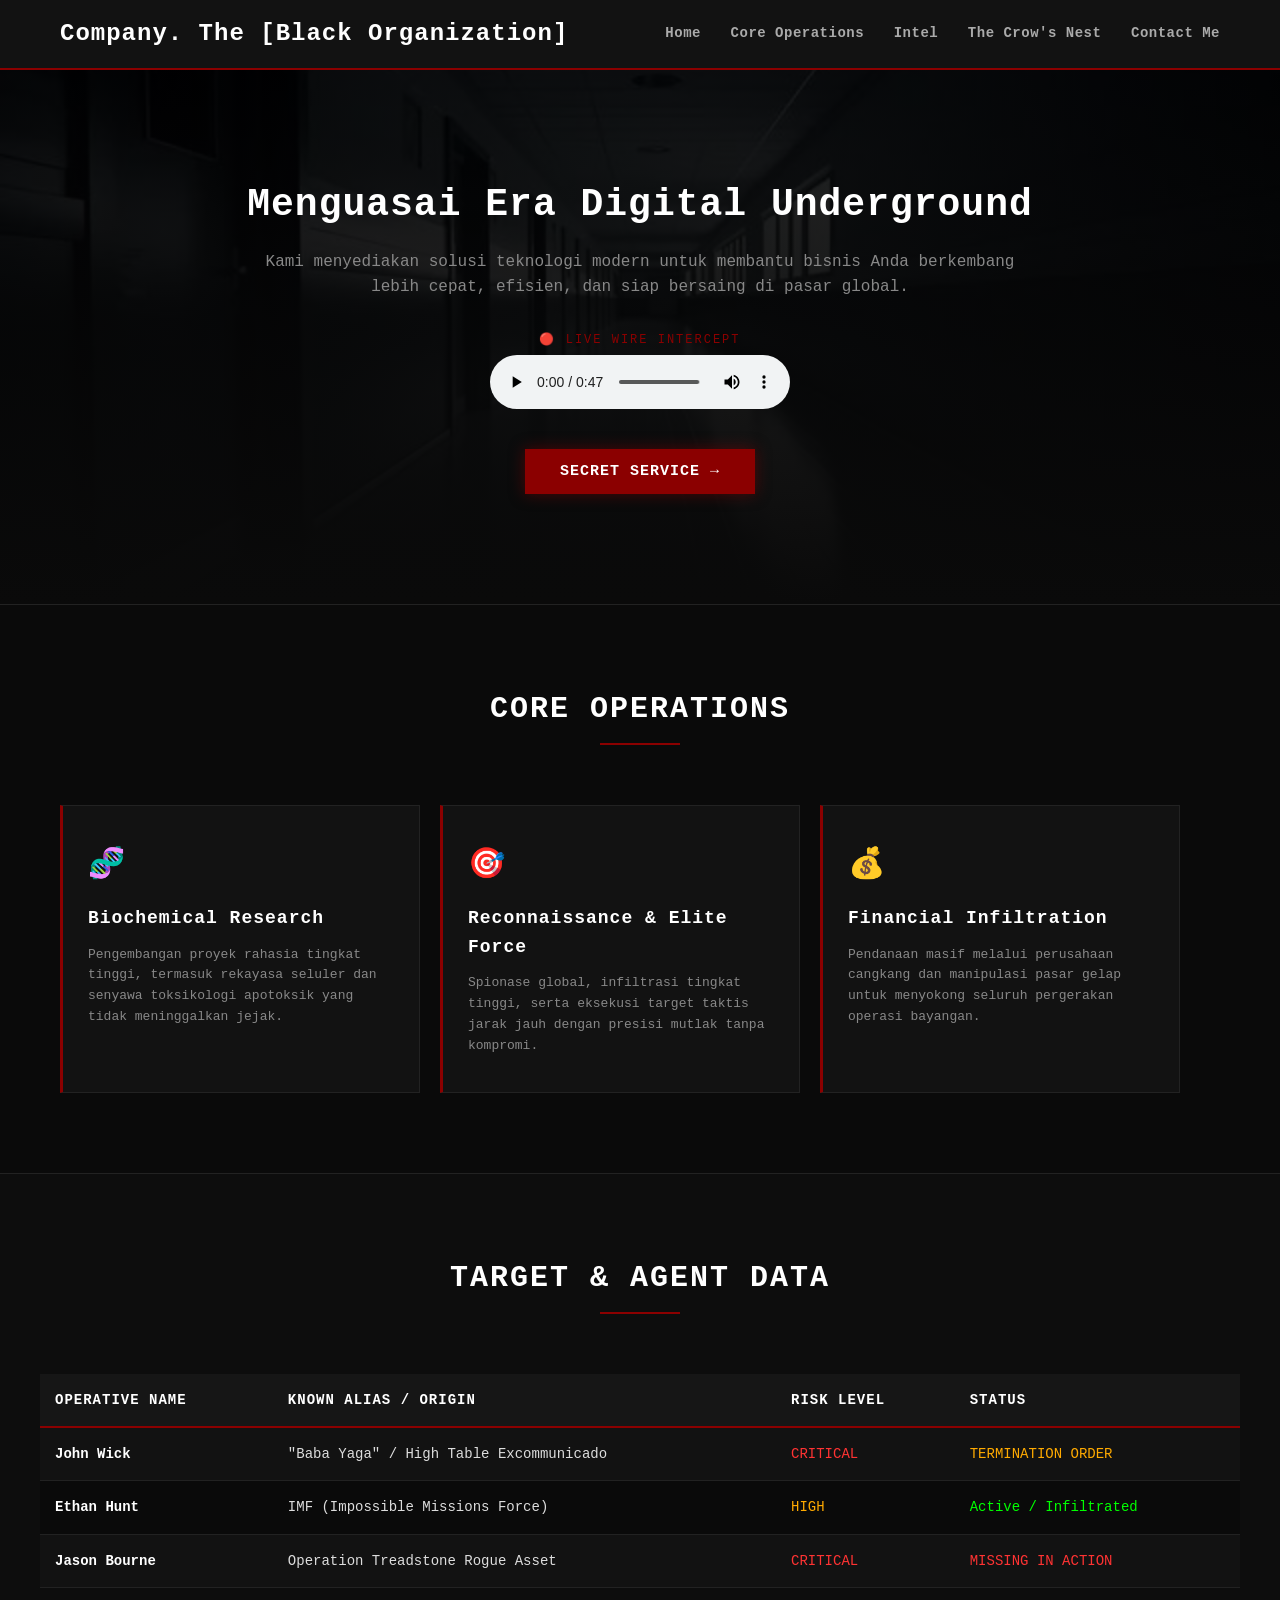
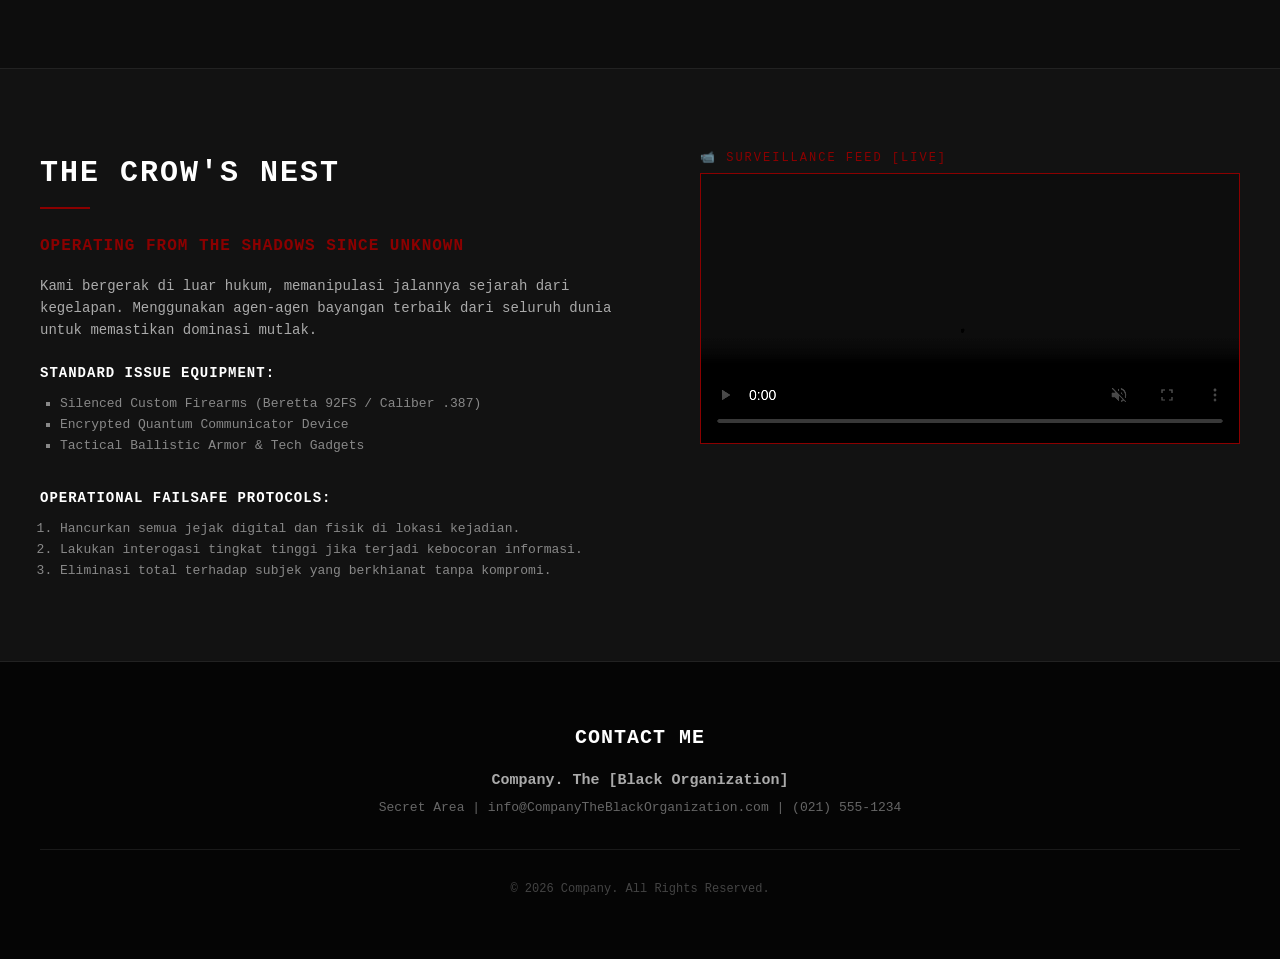
<file: evaluasi-1/index.html>
<!DOCTYPE html>
<html lang="id">
<head>
    <meta charset="UTF-8">
    <meta name="viewport" content="width=device-width, initial-scale=1.0">
    <link rel="icon" type="image/png" href="secretlogo.png"/>
    <title>Company - Black Organization</title>
</head>
<body style="margin: 0; padding: 0; font-family: 'Courier New', Courier, monospace; background-color: #0a0a0a; color: #dddddd; line-height: 1.6;">

    <header style="background-color: #121212; border-bottom: 2px solid #8b0000; position: -webkit-sticky; position: sticky; top: 0; z-index: 1000;">
        <div style="max-width: 1200px; margin: 0 auto; padding: 15px 20px; display: table; width: 100%; box-sizing: border-box;">
            <div style="display: table-cell; vertical-align: middle;">
                <a href="#home" style="text-decoration: none; font-size: 24px; font-weight: 900; color: #ffffff; letter-spacing: 1px;">Company. The [Black Organization]</a>
            </div>
            <div style="display: table-cell; text-align: right; vertical-align: middle;">
                <nav style="display: inline-block;">
                    <a href="#home" style="text-decoration: none; color: #aaaaaa; font-weight: 600; font-size: 14px; margin-left: 20px; letter-spacing: 0.5px;">Home</a>
                    <a href="#divisions" style="text-decoration: none; color: #aaaaaa; font-weight: 600; font-size: 14px; margin-left: 20px; letter-spacing: 0.5px;">Core Operations</a>
                    <a href="#intelligence" style="text-decoration: none; color: #aaaaaa; font-weight: 600; font-size: 14px; margin-left: 20px; letter-spacing: 0.5px;">Intel</a>
                    <a href="#agents" style="text-decoration: none; color: #aaaaaa; font-weight: 600; font-size: 14px; margin-left: 20px; letter-spacing: 0.5px;">The Crow's Nest</a>
                    <a href="#contact" style="text-decoration: none; color: #aaaaaa; font-weight: 600; font-size: 14px; margin-left: 20px; letter-spacing: 0.5px;">Contact Me</a>
                </nav>
            </div>
        </div>
    </header>

    <main>
        <section id="home" style="background: linear-gradient(rgba(0,0,0,0.85), rgba(10,10,10,1)), url('ruangan.jpeg') no-repeat center center/cover; padding: 110px 20px; text-align: center; border-bottom: 1px solid #222222;">
            <div style="max-width: 800px; margin: 0 auto;">
        <h1 style="font-size: 38px; font-weight: 900; color: #ffffff; margin: 0 0 20px 0; line-height: 1.3; letter-spacing: 1px;">Menguasai Era Digital Underground</h1>
        <p style="font-size: 16px; color: #888888; margin: 0 0 30px 0; font-weight: 300;">Kami menyediakan solusi teknologi modern untuk membantu bisnis Anda berkembang lebih cepat, efisien, dan siap bersaing di pasar global.</p>
        
        <div style="margin-bottom: 30px;">
            <p style="font-size: 12px; color: #8b0000; margin: 0 0 5px 0; letter-spacing: 2px;">🔴 LIVE WIRE INTERCEPT</p>
            <audio controls style="max-width: 100%; outline: none;">
                <source src="secretaudio.mp3" type="audio/mpeg">
                Browser Anda tidak mendukung elemen audio.
            </audio>
        </div>

        <input
            type="button"
            onclick="alert('YAELAHHH KEEPOO AMMATTT!!! AWOKAWOKKWKWKWWKWKWK!!!')"
            value="SECRET SERVICE &rarr;"
            style="background-color: #8b0000; color: #ffffff; padding: 14px 35px; font-weight: 700; font-size: 15px; letter-spacing: 1px; border: none; box-shadow: 0 0 15px rgba(139,0,0,0.5); cursor: pointer; font-family: inherit; -webkit-appearance: none; -moz-appearance: none; appearance: none; text-transform: uppercase;"
        />
    </div>
</section>

        <section id="divisions" style="max-width: 1200px; margin: 0 auto; padding: 80px 20px; box-sizing: border-box;">
            <div style="text-align: center; margin-bottom: 60px;">
                <h2 style="font-size: 30px; font-weight: 800; color: #ffffff; margin: 0 0 10px 0; letter-spacing: 2px;">CORE OPERATIONS</h2>
                <div style="width: 80px; height: 2px; background-color: #8b0000; margin: 0 auto;"></div>
            </div>

            <div style="display: table; width: 100%; table-layout: fixed; border-spacing: 20px 0; margin: 0 -20px;">
                <article style="display: table-cell; background-color: #121212; padding: 35px 25px; border: 1px solid #222222; border-left: 3px solid #8b0000; vertical-align: top;">
                    <div style="font-size: 30px; margin-bottom: 15px; color: #8b0000;">🧬</div>
                    <h3 style="font-size: 18px; font-weight: 700; color: #ffffff; margin: 0 0 12px 0; letter-spacing: 1px;">Biochemical Research</h3>
                    <p style="font-size: 13px; color: #888888; margin: 0;">Pengembangan proyek rahasia tingkat tinggi, termasuk rekayasa seluler dan senyawa toksikologi apotoksik yang tidak meninggalkan jejak.</p>
                </article>

                <article style="display: table-cell; background-color: #121212; padding: 35px 25px; border: 1px solid #222222; border-left: 3px solid #8b0000; vertical-align: top;">
                    <div style="font-size: 30px; margin-bottom: 15px; color: #8b0000;">🎯</div>
                    <h3 style="font-size: 18px; font-weight: 700; color: #ffffff; margin: 0 0 12px 0; letter-spacing: 1px;">Reconnaissance & Elite Force</h3>
                    <p style="font-size: 13px; color: #888888; margin: 0;">Spionase global, infiltrasi tingkat tinggi, serta eksekusi target taktis jarak jauh dengan presisi mutlak tanpa kompromi.</p>
                </article>

                <article style="display: table-cell; background-color: #121212; padding: 35px 25px; border: 1px solid #222222; border-left: 3px solid #8b0000; vertical-align: top;">
                    <div style="font-size: 30px; margin-bottom: 15px; color: #8b0000;">💰</div>
                    <h3 style="font-size: 18px; font-weight: 700; color: #ffffff; margin: 0 0 12px 0; letter-spacing: 1px;">Financial Infiltration</h3>
                    <p style="font-size: 13px; color: #888888; margin: 0;">Pendanaan masif melalui perusahaan cangkang dan manipulasi pasar gelap untuk menyokong seluruh pergerakan operasi bayangan.</p>
                </article>
            </div>
        </section>

        <section id="intelligence" style="background-color: #0d0d0d; border-top: 1px solid #222222; padding: 80px 20px;">
            <div style="max-width: 1200px; margin: 0 auto;">
                <div style="text-align: center; margin-bottom: 40px;">
                    <h2 style="font-size: 30px; font-weight: 800; color: #ffffff; margin: 0 0 10px 0; letter-spacing: 2px;">TARGET & AGENT DATA</h2>
                    <div style="width: 80px; height: 2px; background-color: #8b0000; margin: 0 auto;"></div>
                </div>
                
                <div style="overflow-x: auto;">
                    <table style="width: 100%; border-collapse: collapse; margin-top: 20px; font-size: 14px; text-align: left;">
                        <thead>
                            <tr style="background-color: #161616; border-bottom: 2px solid #8b0000; color: #ffffff;">
                                <th style="padding: 15px; letter-spacing: 1px;">OPERATIVE NAME</th>
                                <th style="padding: 15px; letter-spacing: 1px;">KNOWN ALIAS / ORIGIN</th>
                                <th style="padding: 15px; letter-spacing: 1px;">RISK LEVEL</th>
                                <th style="padding: 15px; letter-spacing: 1px;">STATUS</th>
                            </tr>
                        </thead>
                        <tbody>
                            <tr style="border-bottom: 1px solid #222222; background-color: #121212;">
                                <td style="padding: 15px; font-weight: 700; color: #ffffff;">John Wick</td>
                                <td style="padding: 15px;">"Baba Yaga" / High Table Excommunicado</td>
                                <td style="padding: 15px; color: #ff3333;">CRITICAL</td>
                                <td style="padding: 15px; color: #ffaa00;">TERMINATION ORDER</td>
                            </tr>
                            <tr style="border-bottom: 1px solid #222222; background-color: #0a0a0a;">
                                <td style="padding: 15px; font-weight: 700; color: #ffffff;">Ethan Hunt</td>
                                <td style="padding: 15px;">IMF (Impossible Missions Force)</td>
                                <td style="padding: 15px; color: #ffaa00;">HIGH</td>
                                <td style="padding: 15px; color: #00ff00;">Active / Infiltrated</td>
                            </tr>
                            <tr style="border-bottom: 1px solid #222222; background-color: #121212;">
                                <td style="padding: 15px; font-weight: 700; color: #ffffff;">Jason Bourne</td>
                                <td style="padding: 15px;">Operation Treadstone Rogue Asset</td>
                                <td style="padding: 15px; color: #ff3333;">CRITICAL</td>
                                <td style="padding: 15px; color: #ff3333;">MISSING IN ACTION</td>
                            </tr>
                        </tbody>
                    </table>
                </div>
            </div>
        </section>

        <section id="agents" style="background-color: #121212; padding: 80px 20px; border-top: 1px solid #222222; border-bottom: 1px solid #222222;">
            <div style="max-width: 1200px; margin: 0 auto; display: table; width: 100%;">
                <div style="display: table-row;">
                    
                    <div style="display: table-cell; width: 55%; vertical-align: top; padding-right: 40px; box-sizing: border-box;">
                        <h2 style="font-size: 30px; font-weight: 800; color: #ffffff; margin: 0 0 10px 0; letter-spacing: 2px;">THE CROW'S NEST</h2>
                        <div style="width: 50px; height: 2px; background-color: #8b0000; margin: 0 0 25px 0;"></div>
                        <h4 style="font-size: 16px; font-weight: 700; color: #8b0000; margin: 0 0 15px 0; letter-spacing: 1px;">OPERATING FROM THE SHADOWS SINCE UNKNOWN</h4>
                        
                        <p style="font-size: 14px; color: #aaaaaa; margin: 0 0 20px 0;">Kami bergerak di luar hukum, memanipulasi jalannya sejarah dari kegelapan. Menggunakan agen-agen bayangan terbaik dari seluruh dunia untuk memastikan dominasi mutlak.</p>
                        
                        <h5 style="color: #ffffff; margin: 20px 0 10px 0; font-size: 14px; letter-spacing: 1px;">STANDARD ISSUE EQUIPMENT:</h5>
                        <ul style="padding-left: 20px; margin: 0 0 30px 0; font-size: 13px; color: #888888; list-style-type: square;">
                            <li>Silenced Custom Firearms (Beretta 92FS / Caliber .387)</li>
                            <li>Encrypted Quantum Communicator Device</li>
                            <li>Tactical Ballistic Armor & Tech Gadgets</li>
                        </ul>

                        <h5 style="color: #ffffff; margin: 0 0 10px 0; font-size: 14px; letter-spacing: 1px;">OPERATIONAL FAILSAFE PROTOCOLS:</h5>
                        <ol style="padding-left: 20px; margin: 0; font-size: 13px; color: #888888;">
                            <li>Hancurkan semua jejak digital dan fisik di lokasi kejadian.</li>
                            <li>Lakukan interogasi tingkat tinggi jika terjadi kebocoran informasi.</li>
                            <li>Eliminasi total terhadap subjek yang berkhianat tanpa kompromi.</li>
                        </ol>
                    </div>

                    <div style="display: table-cell; width: 45%; vertical-align: top; box-sizing: border-box;">
                        <p style="font-size: 12px; color: #8b0000; margin: 0 0 5px 0; letter-spacing: 2px;">📹 SURVEILLANCE FEED [LIVE]</p>
                        <figure style="margin: 0; padding: 0; border: 1px solid #8b0000; background-color: #000;">
                            <video width="100%" autoplay loop muted controls style="display: block; filter: grayscale(100%) contrast(150%);">
                                <source src="secretvideo.mp4" type="video/mp4">
                                Browser Anda tidak mendukung elemen video.
                            </video>
                        </figure>
                    </div>

                </div>
            </div>
        </section>
    </main>

    <footer id="contact" style="background-color: #050505; color: #ffffff; padding: 60px 20px;">
        <div style="max-width: 1200px; margin: 0 auto; text-align: center;">
            <h3 style="font-size: 20px; font-weight: 700; margin: 0 0 15px 0; color: #ffffff; letter-spacing: 1px;">CONTACT ME</h3>
            <p style="font-size: 15px; font-weight: 600; margin: 0 0 5px 0; color: #aaaaaa;">Company. The [Black Organization]</p>
            <p style="font-size: 13px; color: #666666; margin: 0 0 30px 0;">Secret Area | info@CompanyTheBlackOrganization.com | (021) 555-1234</p>
            <hr style="border: 0; border-top: 1px solid #1a1a1a; margin: 0 0 30px 0;">
            <p style="font-size: 12px; color: #444444; margin: 0;">&copy; 2026 Company. All Rights Reserved.</p>
        </div>
    </footer>

</body>
</html>
</file>
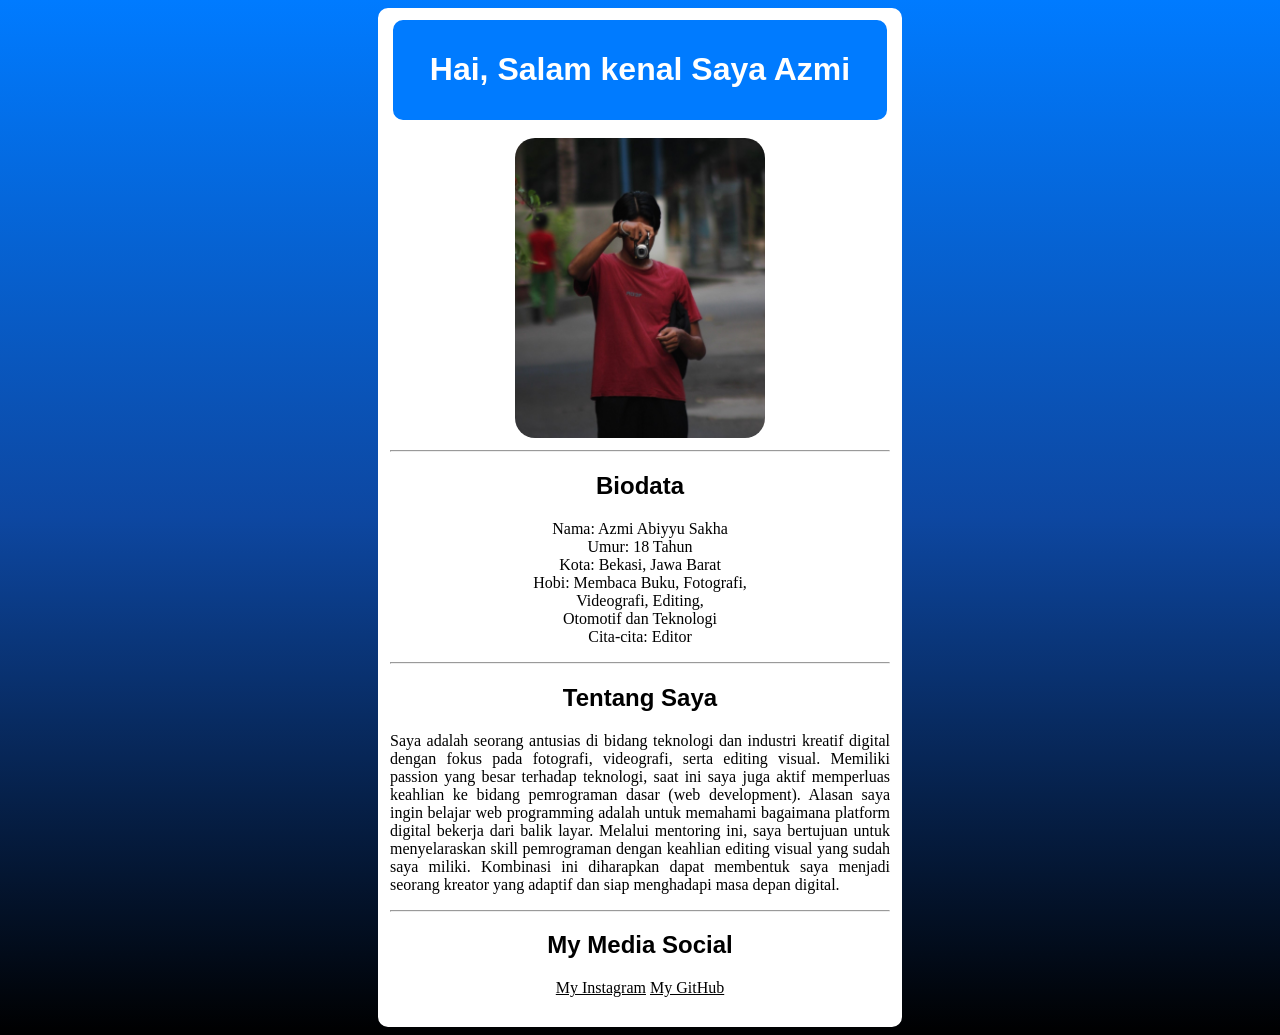
<file: pertemuan-3/index.html>
<!DOCTYPE html>
<html lang="id">

<head>
    <meta charset="UTF-8">
    <meta name="viewport" content="width=device-width, initial-scale=1.0" />
    <link rel="icon" type="image/png" href="/aset/#Favicon.jpg" />
    <!-- Profil Saya -->
    <title>Profil Saya</title>
</head>

<body style="background: linear-gradient(#007bff, #0d47a1, #000);">

    <!-- background -->
    <div
        style="margin: auto; width: 500px; border: 2px solid white; border-radius: 10px; padding: 10px; background-color: #fff;">

        <!-- header -->
        <div id="header" style="margin: auto; width: 490px; border: 2px solid #007bff; border-radius: 10px; background-color: #007bff;">
            <h1 style="text-align: center; color: #fff; 
        font-family: 'Franklin Gothic Medium', 'Arial Narrow', Arial, sans-serif ; padding: 8px;">
                Hai, Salam kenal Saya Azmi
            </h1>
        </div>

        <!-- Foto Profil -->
        <div id="section" style="text-align: center;">
            <br>
            <img src="/aset/Profil.jpg" width="250" height="300" alt="Foto Profil Azmi" ; style="border-radius: 20px;">
            <hr>
        </div>

        <!-- Biodata -->
        <div id="aside" style="text-align: center;">
            <h2 style="color: #000; font-family: sans-serif;">Biodata</h2>
            <p style="color: #000;font-family: Cambria, Cochin, Georgia, Times, 'Times New Roman', serif;">
                Nama: Azmi Abiyyu Sakha <br>
                Umur: 18 Tahun<br>
                Kota: Bekasi, Jawa Barat<br>
                Hobi: Membaca Buku, Fotografi, <br>
                Videografi, Editing, <br>
                Otomotif dan Teknologi<br>
                Cita-cita: Editor<br>
            </p>
            <hr>
        </div>

        <!-- Tentang Saya -->
        <div id="article" style="text-align: center;">
            <h2 style="color:#000;font-family: sans-serif;">Tentang Saya</h2>
            <p style="color: #000; text-align: justify; font-family: Cambria, Cochin, Georgia, Times, 'Times New Roman', serif;">
                Saya adalah seorang antusias di bidang teknologi dan industri kreatif digital dengan fokus pada
                fotografi, videografi, serta editing visual.
                Memiliki passion yang besar terhadap teknologi, saat ini saya juga aktif memperluas keahlian ke bidang
                pemrograman dasar (web development).
                Alasan saya ingin belajar web programming adalah untuk memahami bagaimana platform digital bekerja dari
                balik layar.
                Melalui mentoring ini, saya bertujuan untuk menyelaraskan skill pemrograman dengan keahlian editing
                visual yang sudah saya miliki.
                Kombinasi ini diharapkan dapat membentuk saya menjadi seorang kreator yang adaptif dan siap menghadapi
                masa depan digital.
            </p>
            <hr>
        </div>

        <!-- Media Sosial -->
        <div style="text-align: center;">
            <h2 style="color: #000; font-family: sans-serif;">My Media Social</h2>
            <a href="https://www.instagram.com/azmbyuus_/" target="_blank" style="color: #000;">My Instagram</a>
            <a href="https://github.com/Miyyus445" target="_blank" style="color: #000;">My GitHub</a>
            <br><br>
        </div>

    </div>

</body>

</html>
</file>
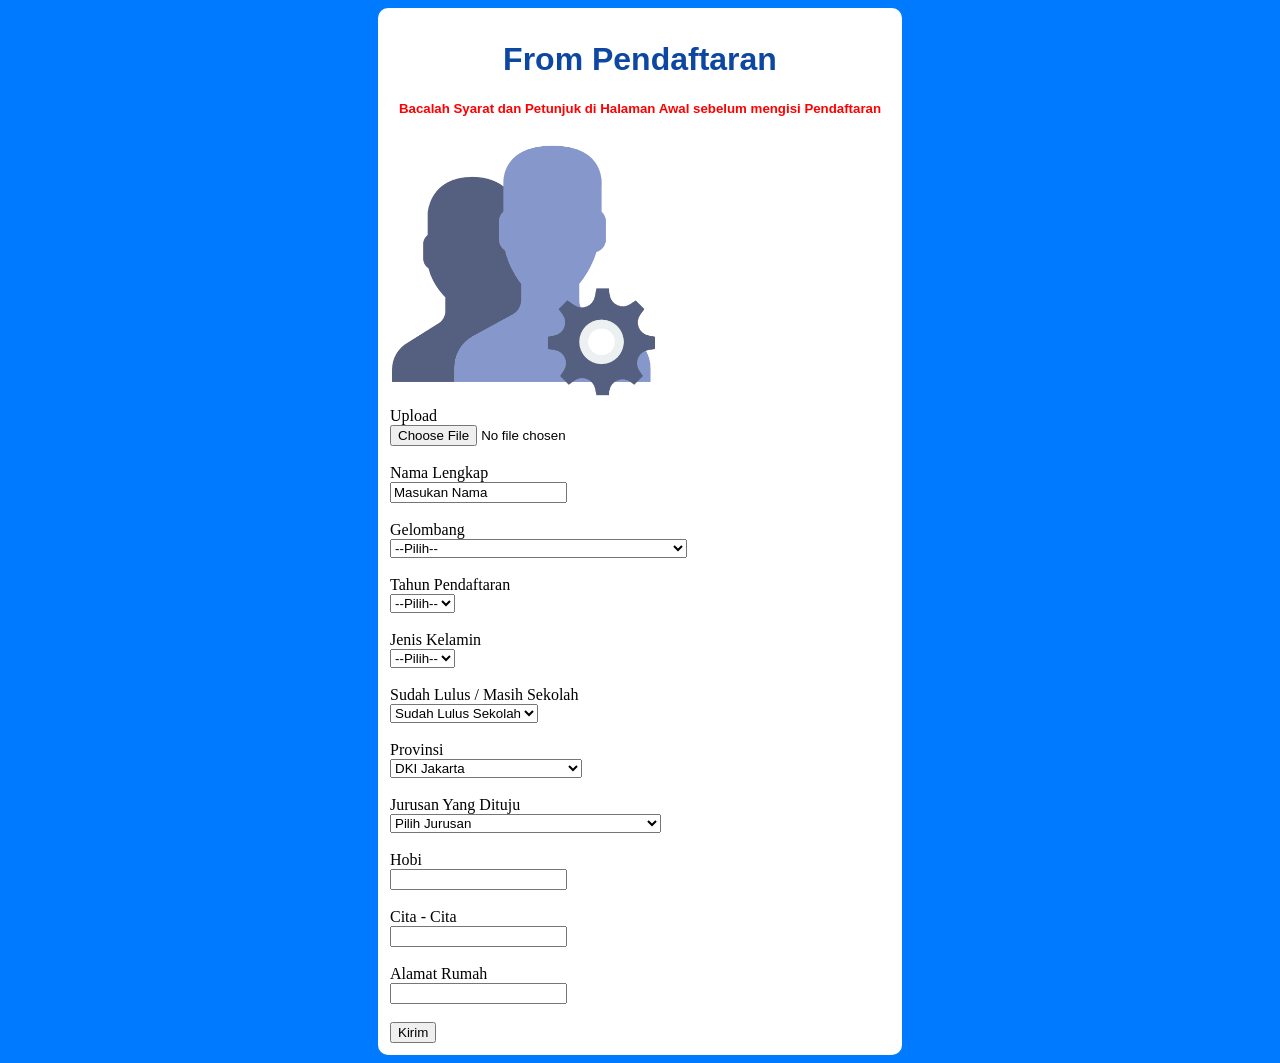
<file: pertemuan-5/index.html>
<!DOCTYPE html>
<html>

<body style="background-color: #007bff;">

  <div
    style="margin: auto; width: 500px; border: 2px solid white; border-radius: 10px; padding: 10px; background-color: #fff;">

    <!-- judul form pendaftaran -->
    <div style="text-align: center;">
      <h1
        style="font-family: 'Lucida Sans', 'Lucida Sans Regular', 'Lucida Grande', 'Lucida Sans Unicode', Geneva, Verdana, sans-serif; color: #0d47a1;">
        From Pendaftaran</h1>
      <h5 style="font-family:Arial, Helvetica, sans-serif; color: red;">Bacalah Syarat dan Petunjuk di Halaman Awal
        sebelum mengisi Pendaftaran</h5>
    </div>

    <img src="orang.png" alt="Ikon Pendaftaran"/>

    <!-- form -->
    <div style="text-align: justify;">
      <form action="/action_page.php">
        <label for="fname">Upload</label><br>
        <input type="file" id="fname" value="Masukan Nama"><br><br>

        <label for="fname">Nama Lengkap</label><br>
        <input type="text" name="Nama Lengkap" value="Masukan Nama"><br><br>

        <label for="Gelombang">Gelombang</label><br>
        <select name="Gelombang" id="Gelombang">
          <option value="--pilih--" selected>--Pilih--</option>
          <option value="Gelombang 1 (Kedatangan Bulan Juli)">Gelombang 1 (Kedatangan Bulan Juli)</option>
          <option value="Gelombang 2 (Kedatangan Bulan Desemeber)">Gelombang 2 (Kedatangan Bulan Desemeber)</option>
        </select><br><br>

        <label for="Tahun Pendaftaran">Tahun Pendaftaran</label><br>
        <select name="Tahun Pendaftaran" id="Tahun Pendaftaran">
          <option value="--pilih--" selected>--Pilih--</option>
          <option value="2026">2026</option>
          <option value="2027">2027</option>
          <option value="2028">2028</option>
        </select><br><br>

        <label for="Jenis Kelamin">Jenis Kelamin</label><br>
        <select name="Jenis Kelamin" id="Jenis Kelamin">
          <option value="--pilih--" selected>--Pilih--</option>
          <option value="Pria">Pria</option>
          <option value="Wanita">Wanita</option>
        </select><br><br>

        <label for="Sudah Lulus / Masih Sekolah">Sudah Lulus / Masih Sekolah</label><br>
        <select name="Sudah Lulus / Masih Sekolah" id="Sudah Lulus / Masih Sekolah">
          <option value="Sudah Lulus Sekolah" selected>Sudah Lulus Sekolah</option>
          <option value="Masih Sekolah">Masih Sekolah</option>
        </select><br><br>

        <label for="Provinsi">Provinsi</label><br>
        <select name="Provinsi" id="Provinsi">
          <option value="DKI Jakarta" selected>DKI Jakarta</option>
          <option value="Aceh">Aceh</option>
          <option value="Sumatra Utara">Sumatra Utara</option>
          <option value="Sumatra Barat">Sumatra Barat</option>
          <option value="Riau">Riau</option>
          <option value="Kepulauan Riau">Kepulauan Riau</option>
          <option value="Jambi">Jambi</option>
          <option value="Sumatra Selatan">Sumatra Selatan</option>
          <option value="Kepulauan Bangka Beliung">Kepulauan Bangka Beliung</option>
          <option value="Bengkulu">Bengkulu</option>
          <option value="Lampung">Lampung</option>
          <option value="Banten">Banten</option>
          <option value="Jawa Barat">Jawa Barat</option>
          <option value="Jawa Tengah">Jawa Tengah</option>
          <option value="Daerah Istimewa Yogyakarta">Daerah Istimewa Yogyakarta</option>
          <option value="Jawa Timur">Jawa Timur</option>
          <option value="Bali">Bali</option>
          <option value="Nusa Tenggara Barat">Nusa Tenggara Barat</option>
          <option value="Nusa Tenggara Timur">Nusa Tenggara Timur</option>
          <option value="Kalimantan Barat">Kalimantan Barat</option>
          <option value="Kalimantan Tangah">Kalimantan Tengah</option>
          <option value="Kalimantan Selatan">Kalimantan Selatan</option>
          <option value="Kalimantan Timur">Kalimantan Timur</option>
          <option value="Kalimantan Utara">Kalimantan Utara</option>
          <option value="Sulawesi Utara">Sulawesi Utara</option>
          <option value="Gorontalo">Gorontalo</option>
          <option value="Sulawesi Tengah">Sulawesi Tengah</option>
          <option value="Sulawesi Barat">Sulawesi Barat</option>
          <option value="Sulawesi Selatan">Sulawesi Selatan</option>
          <option value="Sulawesi Tenggara">Sulawesi Tenggara</option>
          <option value="Maluku">Maluku</option>
          <option value="Maluku Utara">Maluku Utara</option>
          <option value="Papua Barat">Papua Barat</option>
          <option value="Papua">Papua</option>
          <option value="Papua Tengah">Papua Tengah</option>
          <option value="Papua Pegunungan">Papua Pegunungan</option>
          <option value="Papua Selatan">Papua Selatan</option>
          <option value="Papua Barat Daya">Papua Barat Daya</option>
        </select><br><br>

        <label for="Jurusan Yang Dituju">Jurusan Yang Dituju</label><br>
        <select name="Jurusan Yang Dituju" id="Jurusan Yang Dituju">
          <option value="Pilih Jurusan" selected>Pilih Jurusan</option>
          <option value="Pondok Programmer (Khusus Ihkwan)">Pondok Programmer (Khusus Ihkwan)</option>
          <option value="Pondok Multimedia (Khusus Ihkwan)">Pondok Multimedia (Khusus Ihkwan)</option>
          <option value="Pondok Marketer (Imers) Ihkwan / Akhwat">Pondok Marketer (Imers) Ihkwan / Akhwat</option>
        </select><br><br>

        <label for="fname">Hobi</label><br>
        <input type="text" name="Hobi"><br><br>

        <label for="fname">Cita - Cita</label><br>
        <input type="text" name="Cita-cita"><br><br>

        <label for="fname">Alamat Rumah</label><br>
        <input type="text" name="Alamat Rumah"><br><br>

        <button type="submit">Kirim</button>
      </form>
    </div>

  </div>

</body>

</html>
</file>
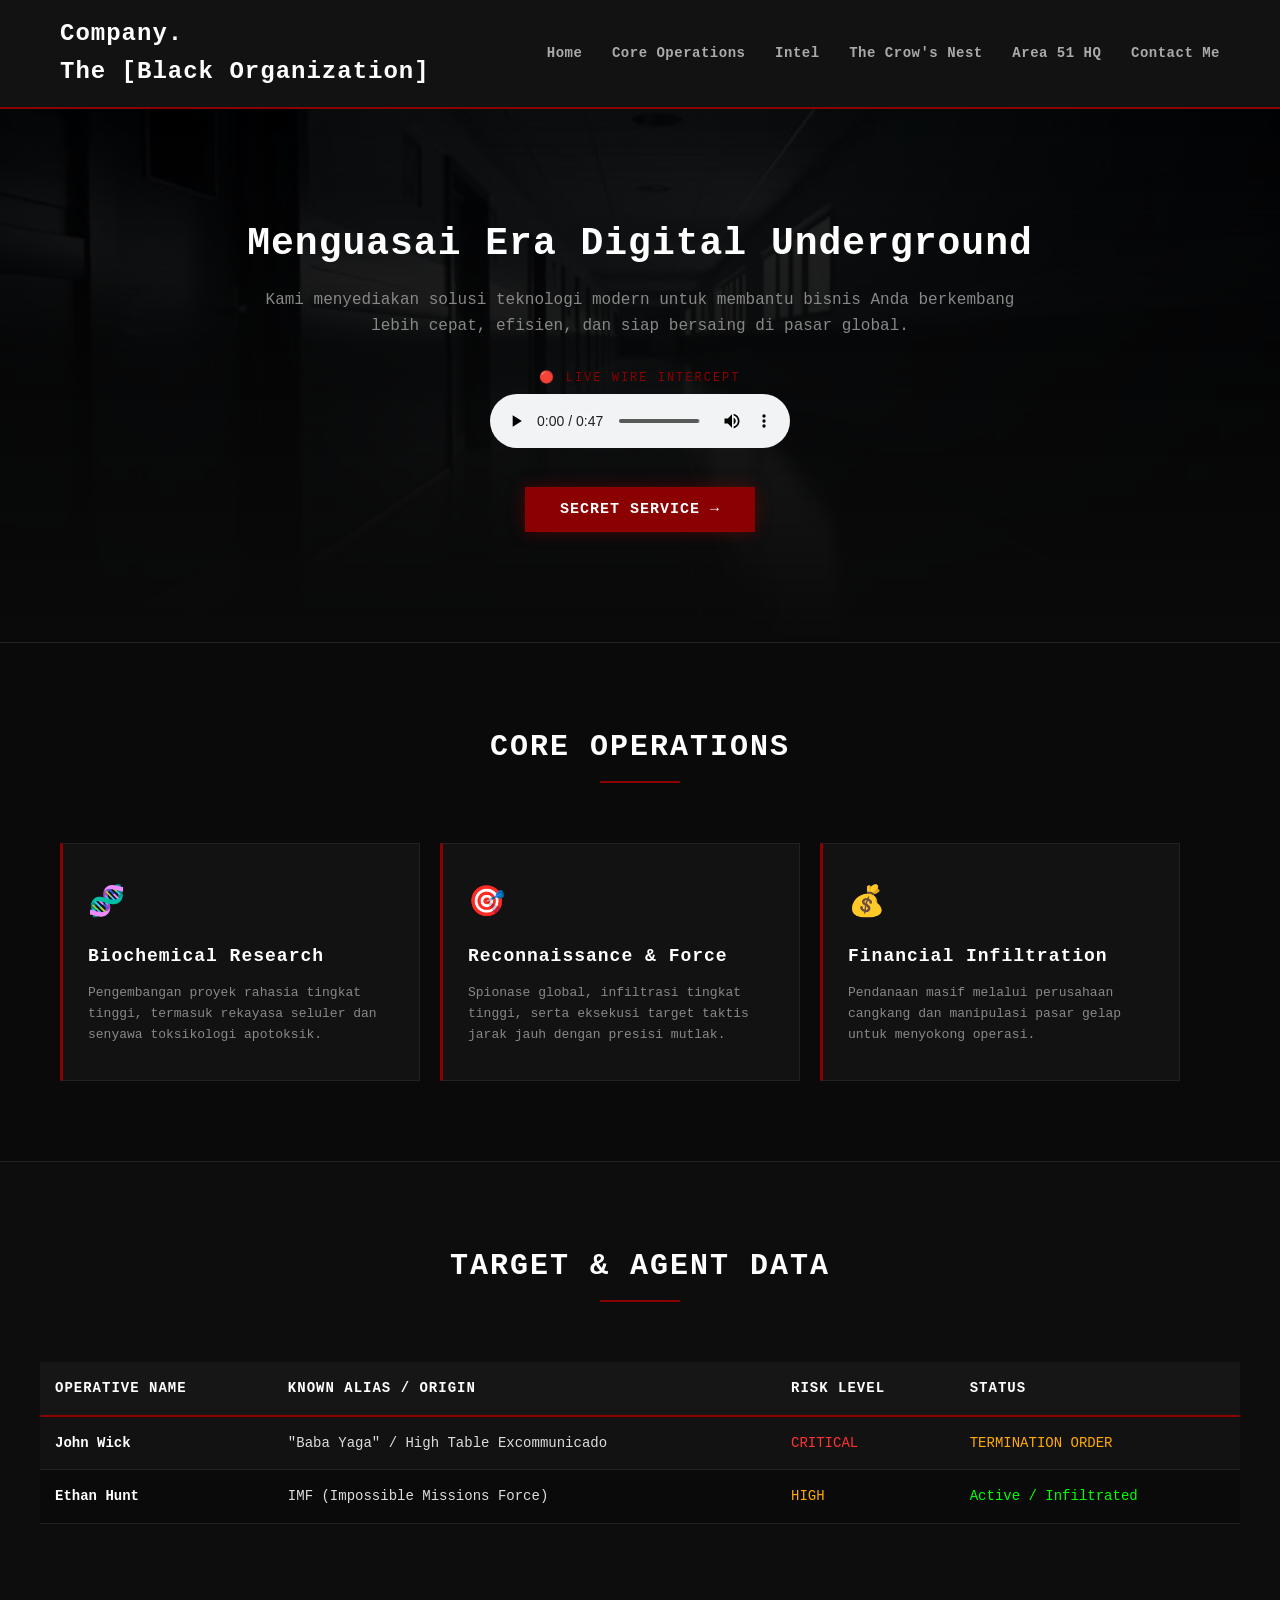
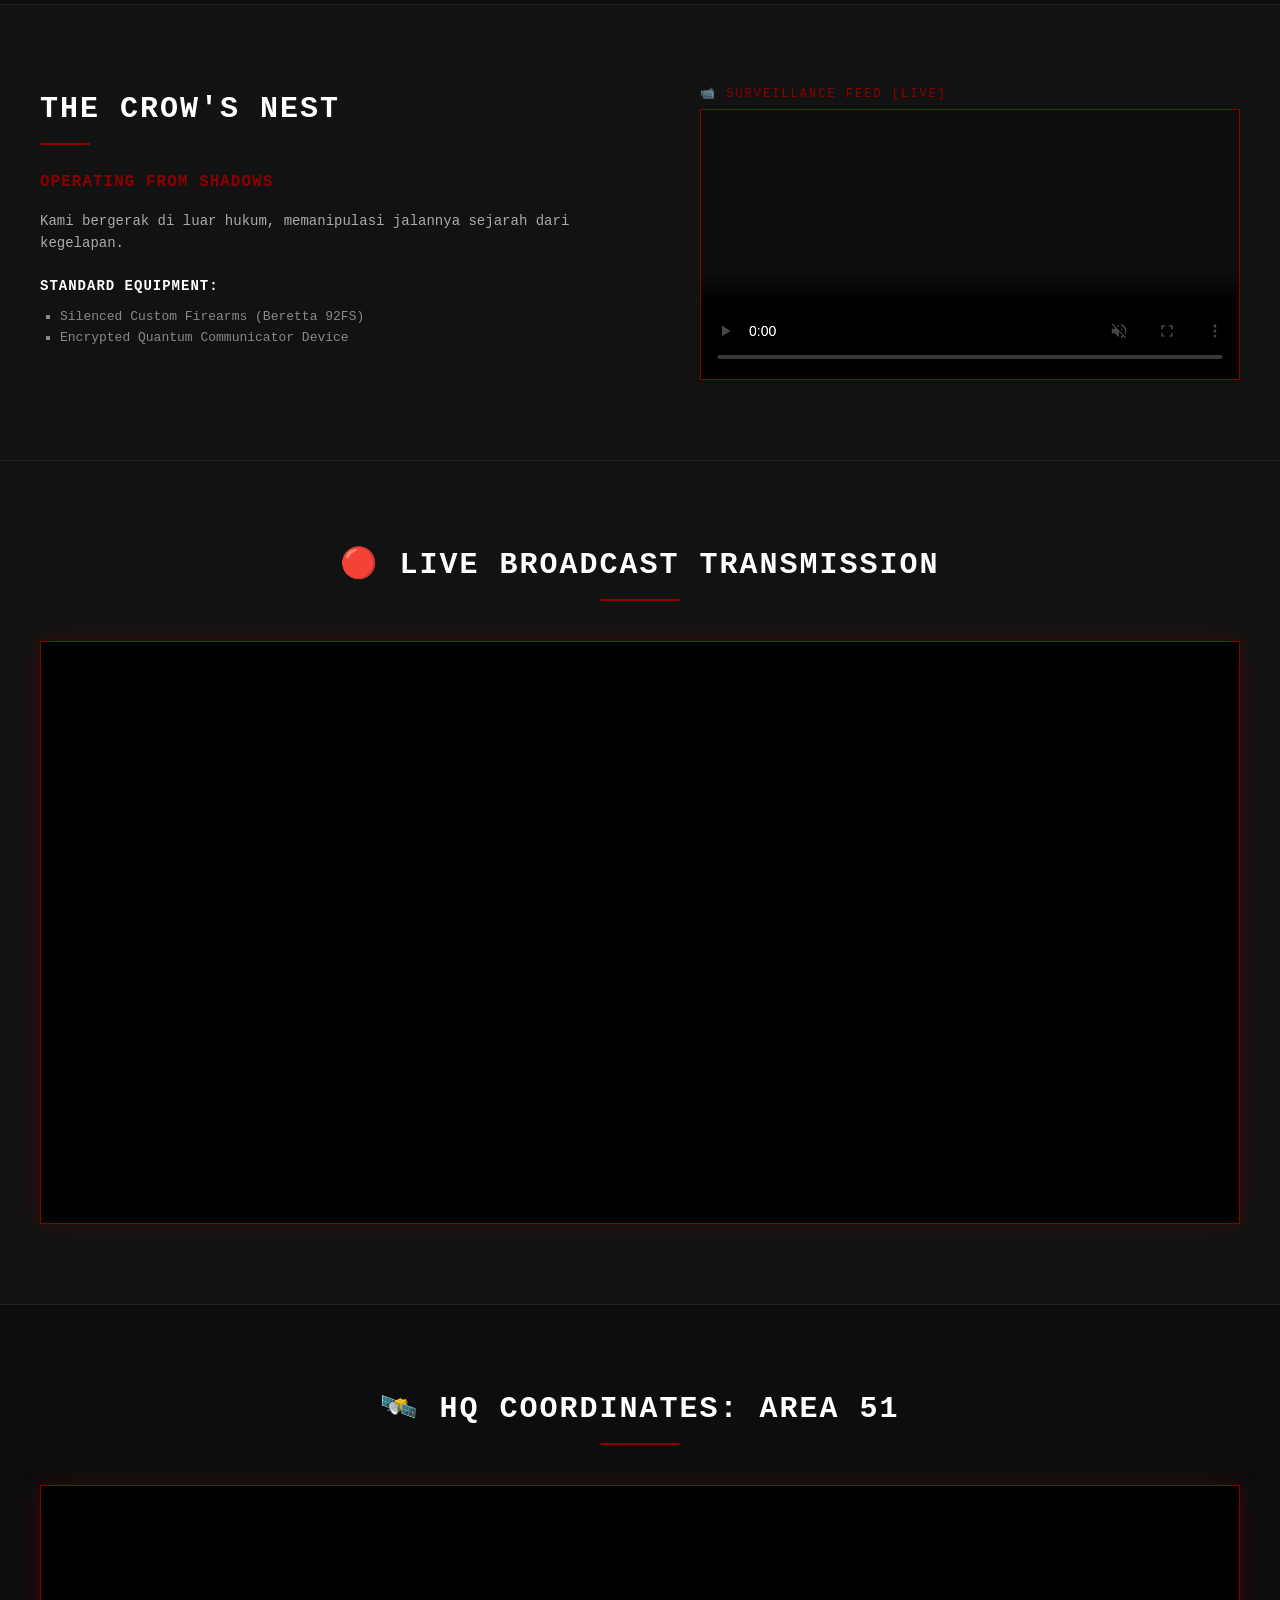
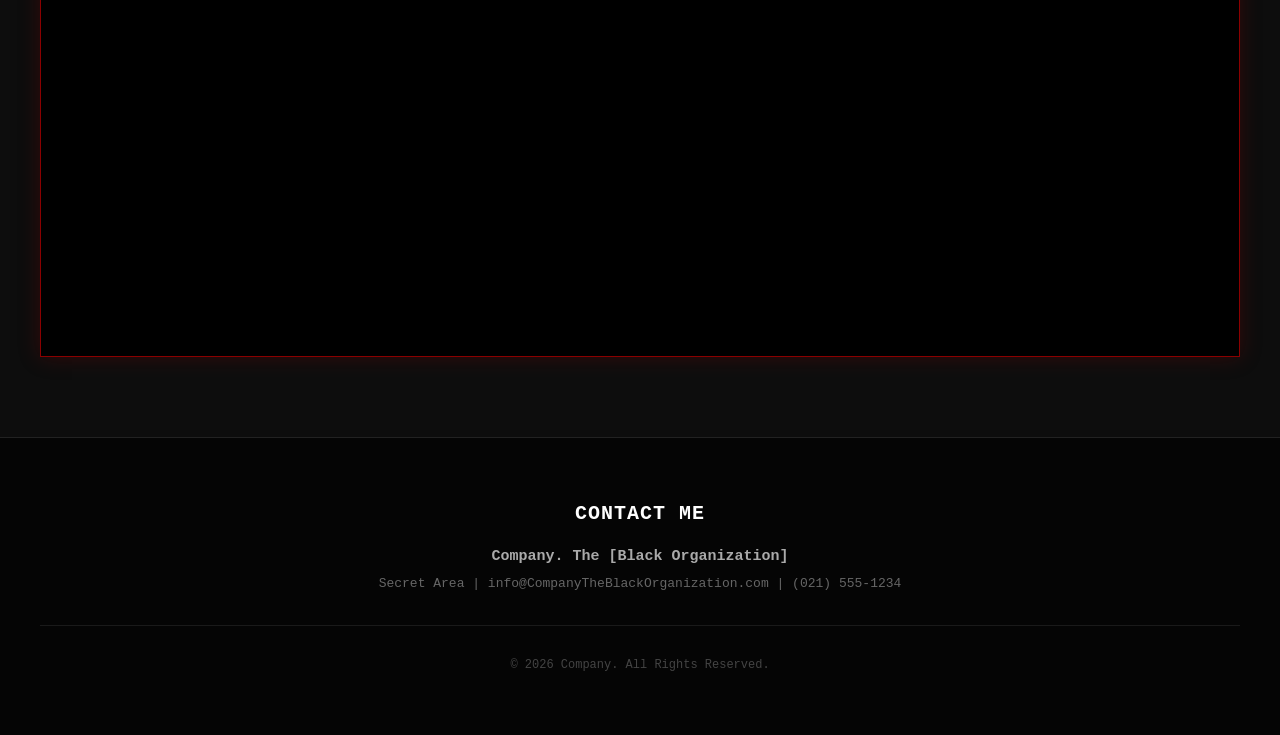
<file: pertemuan-6/index.html>
<!doctype html>
<html lang="id">
  <head>
    <meta charset="UTF-8" />
    <meta name="viewport" content="width=device-width, initial-scale=1.0" />
    <link rel="icon" type="image/png" href="./aset-6/secretlogo.png" />
    <title>Company - Black Organization</title>
  </head>
  <body
    style="
      margin: 0;
      padding: 0;
      font-family: &quot;Courier New&quot;, Courier, monospace;
      background-color: #0a0a0a;
      color: #dddddd;
      line-height: 1.6;
    "
  >
    <header
      style="
        background-color: #121212;
        border-bottom: 2px solid #8b0000;
        position: -webkit-sticky;
        position: sticky;
        top: 0;
        z-index: 1000;
      "
    >
      <div
        style="
          max-width: 1200px;
          margin: 0 auto;
          padding: 15px 20px;
          display: table;
          width: 100%;
          box-sizing: border-box;
        "
      >
        <div style="display: table-cell; vertical-align: middle">
          <a
            href="#home"
            style="
              text-decoration: none;
              font-size: 24px;
              font-weight: 900;
              color: #ffffff;
              letter-spacing: 1px;
            "
            >Company. <br />
            The [Black Organization]</a
          >
        </div>
        <div
          style="display: table-cell; text-align: right; vertical-align: middle"
        >
          <nav style="display: inline-block">
            <a
              href="#home"
              style="
                text-decoration: none;
                color: #aaaaaa;
                font-weight: 600;
                font-size: 14px;
                margin-left: 20px;
                letter-spacing: 0.5px;
              "
              >Home</a
            >
            <a
              href="#divisions"
              style="
                text-decoration: none;
                color: #aaaaaa;
                font-weight: 600;
                font-size: 14px;
                margin-left: 20px;
                letter-spacing: 0.5px;
              "
              >Core Operations</a
            >
            <a
              href="#intelligence"
              style="
                text-decoration: none;
                color: #aaaaaa;
                font-weight: 600;
                font-size: 14px;
                margin-left: 20px;
                letter-spacing: 0.5px;
              "
              >Intel</a
            >
            <a
              href="#agents"
              style="
                text-decoration: none;
                color: #aaaaaa;
                font-weight: 600;
                font-size: 14px;
                margin-left: 20px;
                letter-spacing: 0.5px;
              "
              >The Crow's Nest</a
            >
            <a
              href="#satellite-feed"
              style="
                text-decoration: none;
                color: #aaaaaa;
                font-weight: 600;
                font-size: 14px;
                margin-left: 20px;
                letter-spacing: 0.5px;
              "
              >Area 51 HQ</a
            >
            <a
              href="#contact"
              style="
                text-decoration: none;
                color: #aaaaaa;
                font-weight: 600;
                font-size: 14px;
                margin-left: 20px;
                letter-spacing: 0.5px;
              "
              >Contact Me</a
            >
          </nav>
        </div>
      </div>
    </header>

    <main>
      <section
        id="home"
        style="
          background:
            linear-gradient(rgba(0, 0, 0, 0.85), rgba(10, 10, 10, 1)),
            url(&quot;./aset-6/ruangan.jpeg&quot;) no-repeat center center/cover;
          padding: 110px 20px;
          text-align: center;
          border-bottom: 1px solid #222222;
        "
      >
        <div style="max-width: 800px; margin: 0 auto">
          <h1
            style="
              font-size: 38px;
              font-weight: 900;
              color: #ffffff;
              margin: 0 0 20px 0;
              line-height: 1.3;
              letter-spacing: 1px;
            "
          >
            Menguasai Era Digital Underground
          </h1>
          <p
            style="
              font-size: 16px;
              color: #888888;
              margin: 0 0 30px 0;
              font-weight: 300;
            "
          >
            Kami menyediakan solusi teknologi modern untuk membantu bisnis Anda
            berkembang lebih cepat, efisien, dan siap bersaing di pasar global.
          </p>

          <div style="margin-bottom: 30px">
            <p
              style="
                font-size: 12px;
                color: #8b0000;
                margin: 0 0 5px 0;
                letter-spacing: 2px;
              "
            >
              🔴 LIVE WIRE INTERCEPT
            </p>
            <audio controls style="max-width: 100%; outline: none">
              <source src="./aset-6/secretaudio.mp3" type="audio/mpeg" />
              Browser Anda tidak mendukung elemen audio.
            </audio>
          </div>

          <input
            type="button"
            onclick="
              alert('YAELAHHH KEEPOO AMMATTT!!! AWOKAWOKKWKWKWWKWKWK!!!')
            "
            value="SECRET SERVICE &rarr;"
            style="
              background-color: #8b0000;
              color: #ffffff;
              padding: 14px 35px;
              font-weight: 700;
              font-size: 15px;
              letter-spacing: 1px;
              border: none;
              box-shadow: 0 0 15px rgba(139, 0, 0, 0.5);
              cursor: pointer;
              font-family: inherit;
              text-transform: uppercase;
            "
          />
        </div>
      </section>

      <section
        id="divisions"
        style="
          max-width: 1200px;
          margin: 0 auto;
          padding: 80px 20px;
          box-sizing: border-box;
        "
      >
        <div style="text-align: center; margin-bottom: 60px">
          <h2
            style="
              font-size: 30px;
              font-weight: 800;
              color: #ffffff;
              margin: 0 0 10px 0;
              letter-spacing: 2px;
            "
          >
            CORE OPERATIONS
          </h2>
          <div
            style="
              width: 80px;
              height: 2px;
              background-color: #8b0000;
              margin: 0 auto;
            "
          ></div>
        </div>

        <div
          style="
            display: table;
            width: 100%;
            table-layout: fixed;
            border-spacing: 20px 0;
            margin: 0 -20px;
          "
        >
          <article
            style="
              display: table-cell;
              background-color: #121212;
              padding: 35px 25px;
              border: 1px solid #222222;
              border-left: 3px solid #8b0000;
              vertical-align: top;
            "
          >
            <div style="font-size: 30px; margin-bottom: 15px; color: #8b0000">
              🧬
            </div>
            <h3
              style="
                font-size: 18px;
                font-weight: 700;
                color: #ffffff;
                margin: 0 0 12px 0;
                letter-spacing: 1px;
              "
            >
              Biochemical Research
            </h3>
            <p style="font-size: 13px; color: #888888; margin: 0">
              Pengembangan proyek rahasia tingkat tinggi, termasuk rekayasa
              seluler dan senyawa toksikologi apotoksik.
            </p>
          </article>

          <article
            style="
              display: table-cell;
              background-color: #121212;
              padding: 35px 25px;
              border: 1px solid #222222;
              border-left: 3px solid #8b0000;
              vertical-align: top;
            "
          >
            <div style="font-size: 30px; margin-bottom: 15px; color: #8b0000">
              🎯
            </div>
            <h3
              style="
                font-size: 18px;
                font-weight: 700;
                color: #ffffff;
                margin: 0 0 12px 0;
                letter-spacing: 1px;
              "
            >
              Reconnaissance & Force
            </h3>
            <p style="font-size: 13px; color: #888888; margin: 0">
              Spionase global, infiltrasi tingkat tinggi, serta eksekusi target
              taktis jarak jauh dengan presisi mutlak.
            </p>
          </article>

          <article
            style="
              display: table-cell;
              background-color: #121212;
              padding: 35px 25px;
              border: 1px solid #222222;
              border-left: 3px solid #8b0000;
              vertical-align: top;
            "
          >
            <div style="font-size: 30px; margin-bottom: 15px; color: #8b0000">
              💰
            </div>
            <h3
              style="
                font-size: 18px;
                font-weight: 700;
                color: #ffffff;
                margin: 0 0 12px 0;
                letter-spacing: 1px;
              "
            >
              Financial Infiltration
            </h3>
            <p style="font-size: 13px; color: #888888; margin: 0">
              Pendanaan masif melalui perusahaan cangkang dan manipulasi pasar
              gelap untuk menyokong operasi.
            </p>
          </article>
        </div>
      </section>

      <section
        id="intelligence"
        style="
          background-color: #0d0d0d;
          border-top: 1px solid #222222;
          padding: 80px 20px;
        "
      >
        <div style="max-width: 1200px; margin: 0 auto">
          <div style="text-align: center; margin-bottom: 40px">
            <h2
              style="
                font-size: 30px;
                font-weight: 800;
                color: #ffffff;
                margin: 0 0 10px 0;
                letter-spacing: 2px;
              "
            >
              TARGET & AGENT DATA
            </h2>
            <div
              style="
                width: 80px;
                height: 2px;
                background-color: #8b0000;
                margin: 0 auto;
              "
            ></div>
          </div>
          <div style="overflow-x: auto">
            <table
              style="
                width: 100%;
                border-collapse: collapse;
                margin-top: 20px;
                font-size: 14px;
                text-align: left;
              "
            >
              <thead>
                <tr
                  style="
                    background-color: #161616;
                    border-bottom: 2px solid #8b0000;
                    color: #ffffff;
                  "
                >
                  <th style="padding: 15px; letter-spacing: 1px">
                    OPERATIVE NAME
                  </th>
                  <th style="padding: 15px; letter-spacing: 1px">
                    KNOWN ALIAS / ORIGIN
                  </th>
                  <th style="padding: 15px; letter-spacing: 1px">RISK LEVEL</th>
                  <th style="padding: 15px; letter-spacing: 1px">STATUS</th>
                </tr>
              </thead>
              <tbody>
                <tr
                  style="
                    border-bottom: 1px solid #222222;
                    background-color: #121212;
                  "
                >
                  <td style="padding: 15px; font-weight: 700; color: #ffffff">
                    John Wick
                  </td>
                  <td style="padding: 15px">
                    "Baba Yaga" / High Table Excommunicado
                  </td>
                  <td style="padding: 15px; color: #ff3333">CRITICAL</td>
                  <td style="padding: 15px; color: #ffaa00">
                    TERMINATION ORDER
                  </td>
                </tr>
                <tr
                  style="
                    border-bottom: 1px solid #222222;
                    background-color: #0a0a0a;
                  "
                >
                  <td style="padding: 15px; font-weight: 700; color: #ffffff">
                    Ethan Hunt
                  </td>
                  <td style="padding: 15px">IMF (Impossible Missions Force)</td>
                  <td style="padding: 15px; color: #ffaa00">HIGH</td>
                  <td style="padding: 15px; color: #00ff00">
                    Active / Infiltrated
                  </td>
                </tr>
              </tbody>
            </table>
          </div>
        </div>
      </section>

      <section
        id="agents"
        style="
          background-color: #121212;
          padding: 80px 20px;
          border-top: 1px solid #222222;
          border-bottom: 1px solid #222222;
        "
      >
        <div
          style="max-width: 1200px; margin: 0 auto; display: table; width: 100%"
        >
          <div style="display: table-row">
            <div
              style="
                display: table-cell;
                width: 55%;
                vertical-align: top;
                padding-right: 40px;
                box-sizing: border-box;
              "
            >
              <h2
                style="
                  font-size: 30px;
                  font-weight: 800;
                  color: #ffffff;
                  margin: 0 0 10px 0;
                  letter-spacing: 2px;
                "
              >
                THE CROW'S NEST
              </h2>
              <div
                style="
                  width: 50px;
                  height: 2px;
                  background-color: #8b0000;
                  margin: 0 0 25px 0;
                "
              ></div>
              <h4
                style="
                  font-size: 16px;
                  font-weight: 700;
                  color: #8b0000;
                  margin: 0 0 15px 0;
                  letter-spacing: 1px;
                "
              >
                OPERATING FROM SHADOWS
              </h4>
              <p style="font-size: 14px; color: #aaaaaa; margin: 0 0 20px 0">
                Kami bergerak di luar hukum, memanipulasi jalannya sejarah dari
                kegelapan.
              </p>
              <h5
                style="
                  color: #ffffff;
                  margin: 20px 0 10px 0;
                  font-size: 14px;
                  letter-spacing: 1px;
                "
              >
                STANDARD EQUIPMENT:
              </h5>
              <ul
                style="
                  padding-left: 20px;
                  margin: 0 0 30px 0;
                  font-size: 13px;
                  color: #888888;
                  list-style-type: square;
                "
              >
                <li>Silenced Custom Firearms (Beretta 92FS)</li>
                <li>Encrypted Quantum Communicator Device</li>
              </ul>
            </div>
            <div
              style="
                display: table-cell;
                width: 45%;
                vertical-align: top;
                box-sizing: border-box;
              "
            >
              <p
                style="
                  font-size: 12px;
                  color: #8b0000;
                  margin: 0 0 5px 0;
                  letter-spacing: 2px;
                "
              >
                📹 SURVEILLANCE FEED [LIVE]
              </p>
              <figure
                style="
                  margin: 0;
                  padding: 0;
                  border: 1px solid #8b0000;
                  background-color: #000;
                "
              >
                <video
                  width="100%"
                  autoplay
                  loop
                  muted
                  controls
                  style="display: block; filter: grayscale(100%) contrast(150%)"
                >
                  <source src="./aset-6/secretvideo.mp4" type="video/mp4" />
                  Browser Anda tidak mendukung elemen video.
                </video>
              </figure>
            </div>
          </div>
        </div>
      </section>

      <section
        id="youtube-feed"
        style="
          background-color: #121212;
          padding: 80px 20px;
          border-bottom: 1px solid #222222;
        "
      >
        <div style="max-width: 1200px; margin: 0 auto">
          <div style="text-align: center; margin-bottom: 40px">
            <h2
              style="
                font-size: 30px;
                font-weight: 800;
                color: #ffffff;
                margin: 0 0 10px 0;
                letter-spacing: 2px;
              "
            >
              🔴 LIVE BROADCAST TRANSMISSION
            </h2>
            <div
              style="
                width: 80px;
                height: 2px;
                background-color: #8b0000;
                margin: 0 auto;
              "
            ></div>
          </div>

          <div
            style="
              border: 1px solid #8b0000;
              background-color: #000;
              padding: 10px;
              box-shadow: 0 0 20px rgba(139, 0, 0, 0.3);
            "
          >
            <iframe
              width="982"
              height="552"
              src="https://www.youtube.com/embed/5kc_7kQ3paM"
              title="Hacker group warns Donald Trump"
              frameborder="0"
              allow="
                accelerometer;
                autoplay;
                clipboard-write;
                encrypted-media;
                gyroscope;
                picture-in-picture;
                web-share;
              "
              referrerpolicy="strict-origin-when-cross-origin"
              allowfullscreen
            ></iframe>
          </div>
        </div>
      </section>

      <section
        id="satellite-feed"
        style="
          background-color: #0d0d0d;
          padding: 80px 20px;
          border-bottom: 1px solid #222222;
        "
      >
        <div style="max-width: 1200px; margin: 0 auto">
          <div style="text-align: center; margin-bottom: 40px">
            <h2
              style="
                font-size: 30px;
                font-weight: 800;
                color: #ffffff;
                margin: 0 0 10px 0;
                letter-spacing: 2px;
              "
            >
              🛰️ HQ COORDINATES: AREA 51
            </h2>
            <div
              style="
                width: 80px;
                height: 2px;
                background-color: #8b0000;
                margin: 0 auto;
              "
            ></div>
          </div>

          <div
            style="
              border: 1px solid #8b0000;
              background-color: #000;
              padding: 10px;
              box-shadow: 0 0 20px rgba(139, 0, 0, 0.3);
            "
          >
            <iframe
              src="https://www.google.com/maps/embed?pb=!1m18!1m12!1m3!1d12795.733719875176!2d-115.82046465492212!3d37.23433230491021!2m3!1f0!2f0!3f0!3m2!1i1024!2i768!4f13.1!3m3!1m2!1s0x80b81baabaa25e8b%3A0x2c1d3544ecfb7598!2sArea%2051!5e1!3m2!1sid!2sid!4v1710000000000!5m2!1sid!2sid"
              title="Area 51 Satellite Feed"
              width="100%"
              height="450"
              style="
                border: 0;
                display: block;
                filter: grayscale(100%) invert(90%) contrast(130%);
              "
              allowfullscreen=""
              loading="lazy"
              referrerpolicy="no-referrer-when-downgrade"
            ></iframe>
          </div>
        </div>
      </section>
    </main>

    <footer
      id="contact"
      style="background-color: #050505; color: #ffffff; padding: 60px 20px"
    >
      <div style="max-width: 1200px; margin: 0 auto; text-align: center">
        <h3
          style="
            font-size: 20px;
            font-weight: 700;
            margin: 0 0 15px 0;
            color: #ffffff;
            letter-spacing: 1px;
          "
        >
          CONTACT ME
        </h3>
        <p
          style="
            font-size: 15px;
            font-weight: 600;
            margin: 0 0 5px 0;
            color: #aaaaaa;
          "
        >
          Company. The [Black Organization]
        </p>
        <p style="font-size: 13px; color: #666666; margin: 0 0 30px 0">
          Secret Area | info@CompanyTheBlackOrganization.com | (021) 555-1234
        </p>
        <hr
          style="border: 0; border-top: 1px solid #1a1a1a; margin: 0 0 30px 0"
        />
        <p style="font-size: 12px; color: #444444; margin: 0">
          &copy; 2026 Company. All Rights Reserved.
        </p>
      </div>
    </footer>
  </body>
</html>
</file>
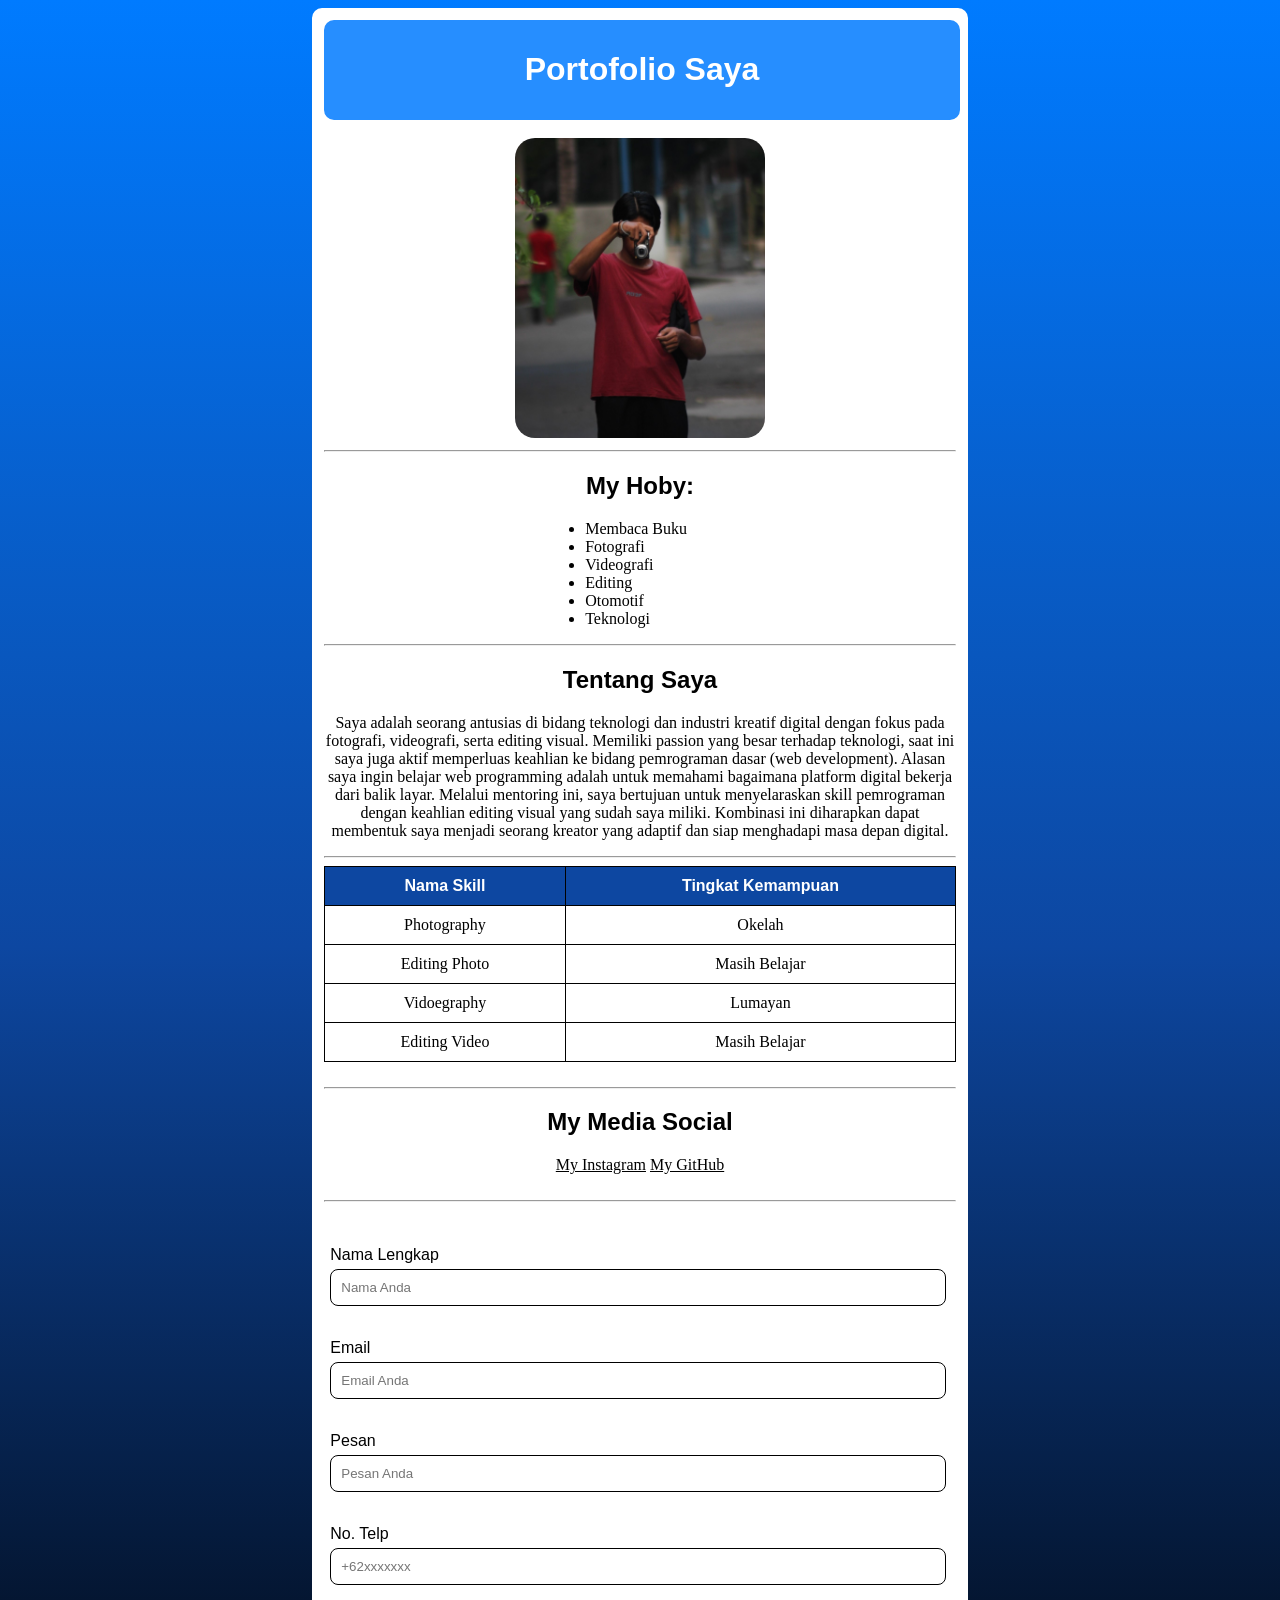
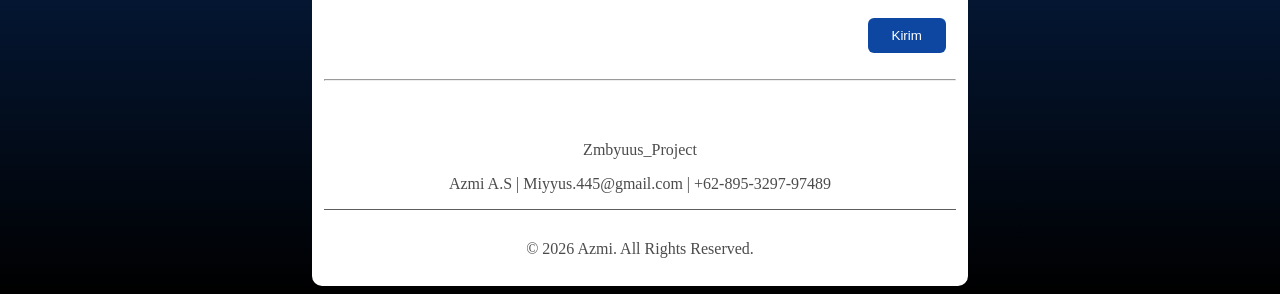
<file: pertemuan-7/index.html>
<!doctype html>
<html lang="id">
  <head>
    <meta charset="UTF-8" />
    <meta name="viewport" content="width=device-width, initial-scale=1.0" />
    <link rel="icon" type="image/png" href="./aset-7/Favicon.png" />
    <!-- Profil Saya -->
    <title>Profil Saya</title>
    <!-- style css -->
    <link rel="stylesheet" href="style.css" />
  </head>

  <body class="latarbelakang">
    <!-- background -->
    <main>
      <!-- header -->
      <header>
        <h1 id="judul">Portofolio Saya</h1>
      </header>

      <!-- Foto Profil -->
      <section>
        <br />
        <img
          src="./aset-7/Profil.jpg"
          width="250"
          height="300"
          alt="Foto Profil Azmi"
          ;
          style="border-radius: 20px"
        />
        <hr />
      </section>

      <!-- my hoby -->
      <section>
        <h2>My Hoby:</h2>
        <div class="div1">
          <ul>
            <li>Membaca Buku</li>
            <li>Fotografi</li>
            <li>Videografi</li>
            <li>Editing</li>
            <li>Otomotif</li>
            <li>Teknologi</li>
          </ul>
        </div>
        <hr />
      </section>

      <!-- Tentang Saya -->
      <section>
        <h2>Tentang Saya</h2>
        <p id="p">
          Saya adalah seorang antusias di bidang teknologi dan industri kreatif
          digital dengan fokus pada fotografi, videografi, serta editing visual.
          Memiliki passion yang besar terhadap teknologi, saat ini saya juga
          aktif memperluas keahlian ke bidang pemrograman dasar (web
          development). Alasan saya ingin belajar web programming adalah untuk
          memahami bagaimana platform digital bekerja dari balik layar. Melalui
          mentoring ini, saya bertujuan untuk menyelaraskan skill pemrograman
          dengan keahlian editing visual yang sudah saya miliki. Kombinasi ini
          diharapkan dapat membentuk saya menjadi seorang kreator yang adaptif
          dan siap menghadapi masa depan digital.
        </p>
        <hr />
      </section>

      <!-- table -->
      <section>
        <table border="1" cellspacing="0" cellpadding="10">
          <thead id="bgtabel">
            <tr>
              <th class="judultabel">Nama Skill</th>
              <th class="judultabel">Tingkat Kemampuan</th>
            </tr>
          </thead>
          <tbody>
            <tr>
              <td>Photography</td>
              <td>Okelah</td>
            </tr>
            <tr>
              <td>Editing Photo</td>
              <td>Masih Belajar</td>
            </tr>
            <tr>
              <td>Vidoegraphy</td>
              <td>Lumayan</td>
            </tr>
            <tr>
              <td>Editing Video</td>
              <td>Masih Belajar</td>
            </tr>
          </tbody>
        </table>
        <hr />
      </section>

      <!-- Media Sosial -->
      <section>
        <h2>My Media Social</h2>
        <a
          href="https://www.instagram.com/azmbyuus_/"
          target="_blank"
          style="color: #000"
          >My Instagram</a
        >
        <a
          href="https://github.com/Miyyus445"
          target="_blank"
          style="color: #000"
          >My GitHub</a
        >
        <br /><br />
        <hr />
      </section>

      <!-- form -->
      <aside>
        <div class="div2">
          <br /><br />
          <label for="Nama Lengkap">Nama Lengkap</label><br />
          <input
            type="text"
            name="Nama Lengkap"
            placeholder="Nama Anda"
          /><br /><br />

          <label for="Email">Email</label><br />
          <input
            type="text"
            name="Email"
            placeholder="Email Anda"
          /><br /><br />

          <label for="Pesan">Pesan</label><br />
          <input
            type="text"
            name="Pesan"
            placeholder="Pesan Anda"
          /><br /><br />

          <label for="No. Telp">No. Telp</label><br />
          <input
            type="tel"
            name="No. Telp"
            placeholder="+62xxxxxxx"
          /><br /><br />
        </div>

        <button type="submit">Kirim</button>
        <br /><br />
        <hr />
      </aside>

      <!-- footer -->
      <footer>
        <br /><br />
        <p>Zmbyuus_Project</p>
        <p>Azmi A.S | Miyyus.445@gmail.com | +62-895-3297-97489</p>
        <hr class="hr1" />
        <p>&copy; 2026 Azmi. All Rights Reserved.</p>
      </footer>
    </main>
  </body>
</html>
</file>
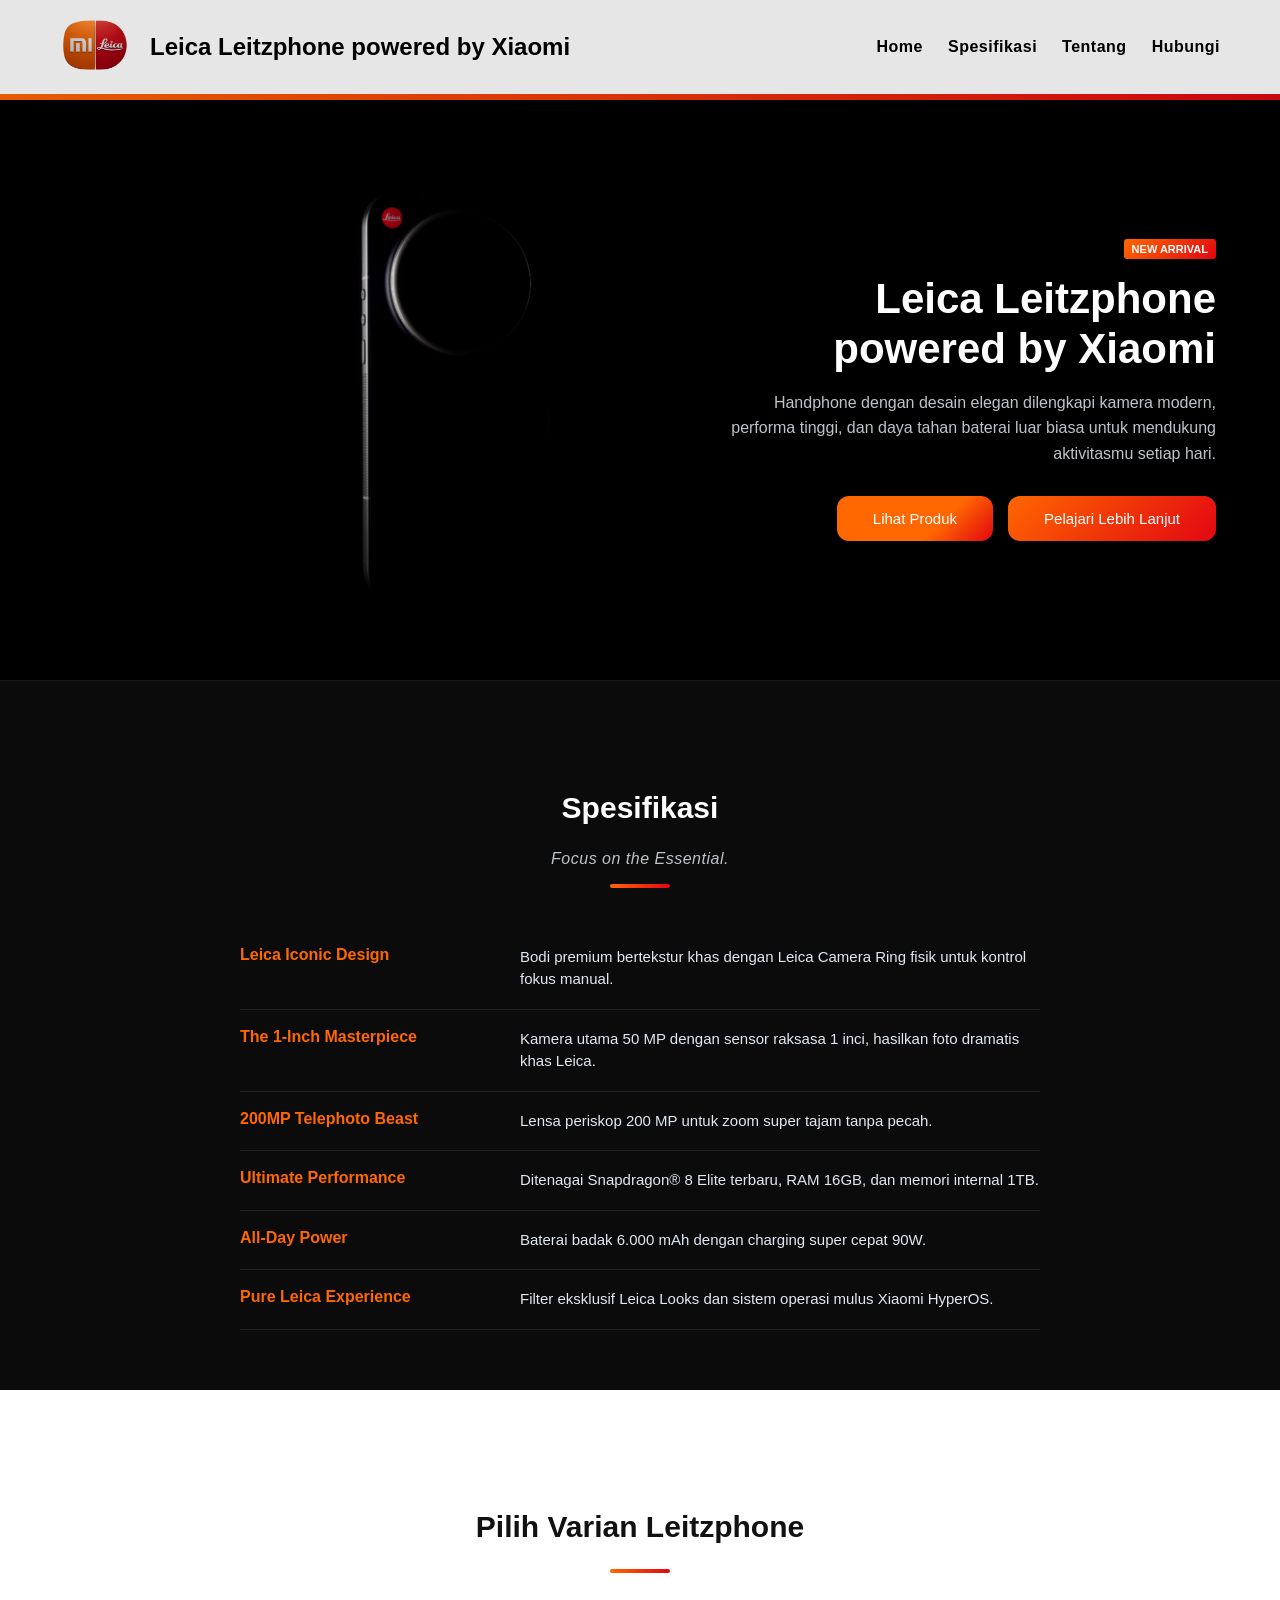
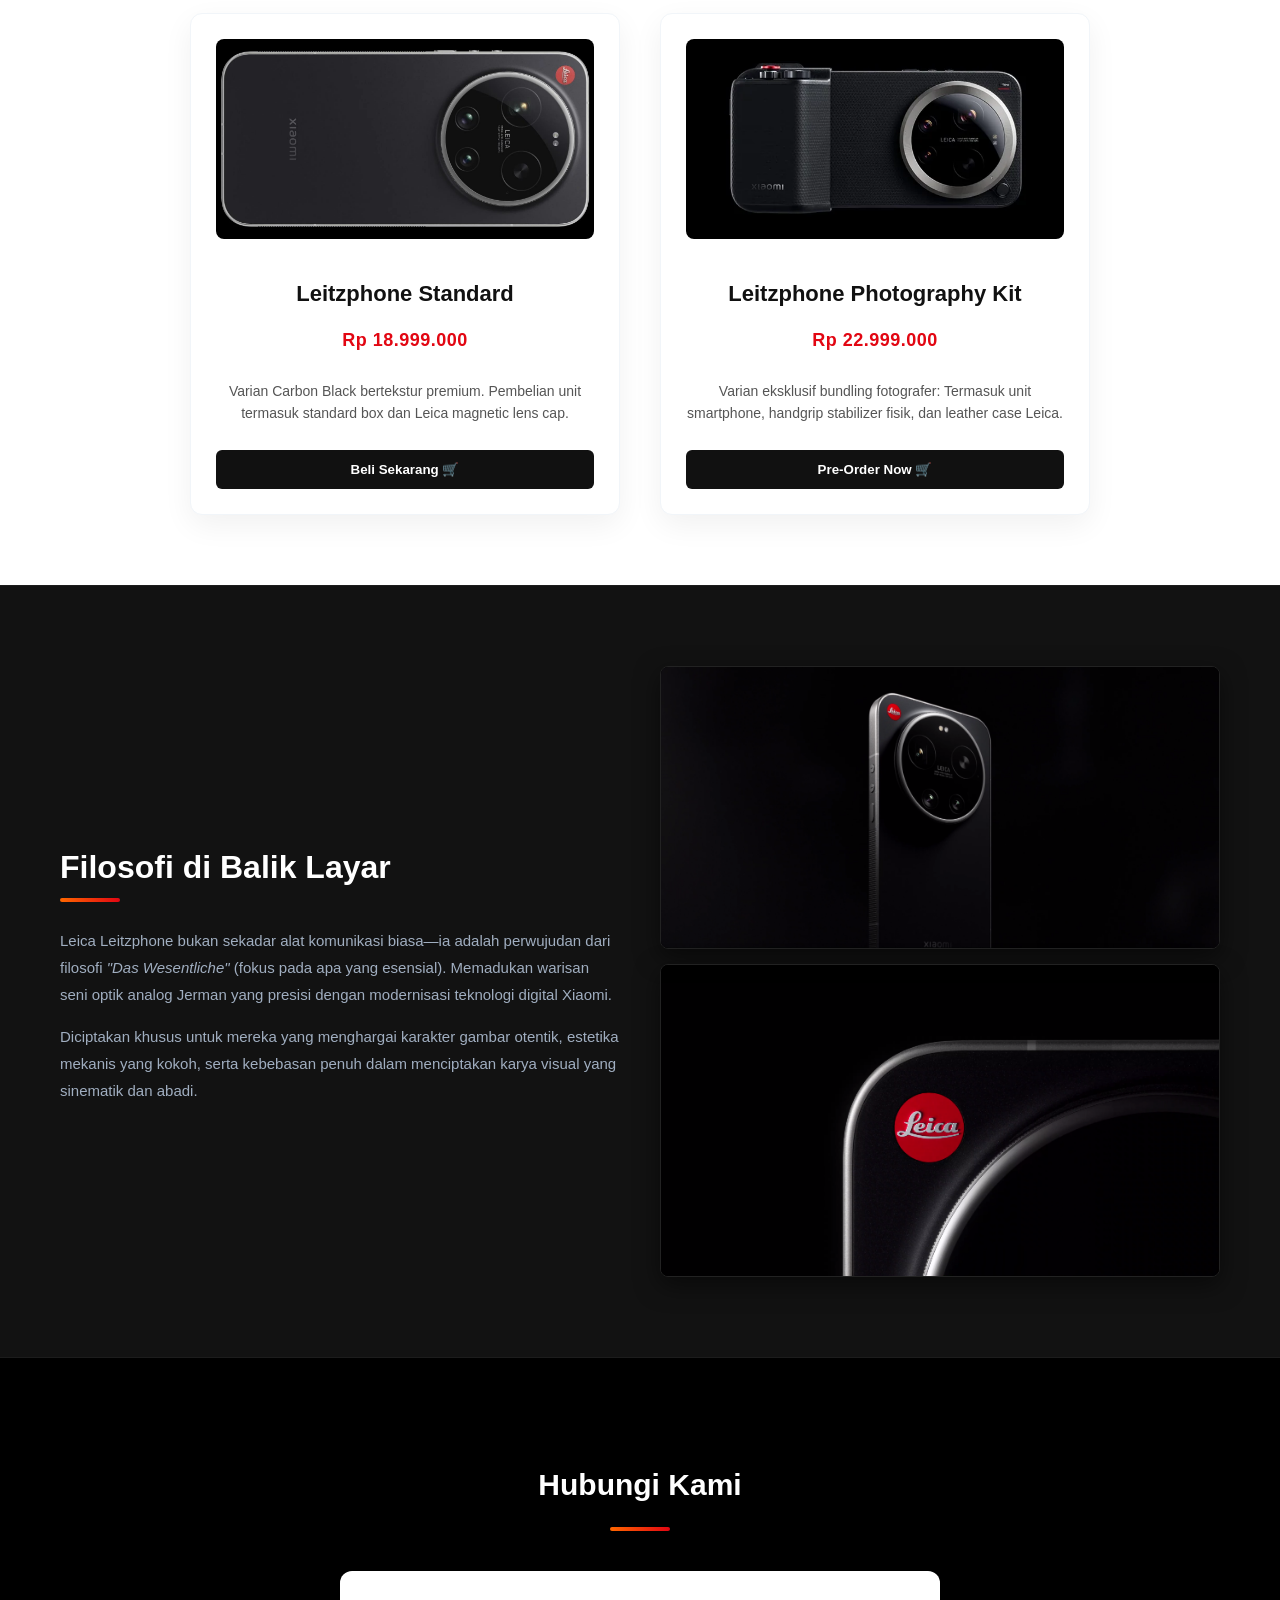
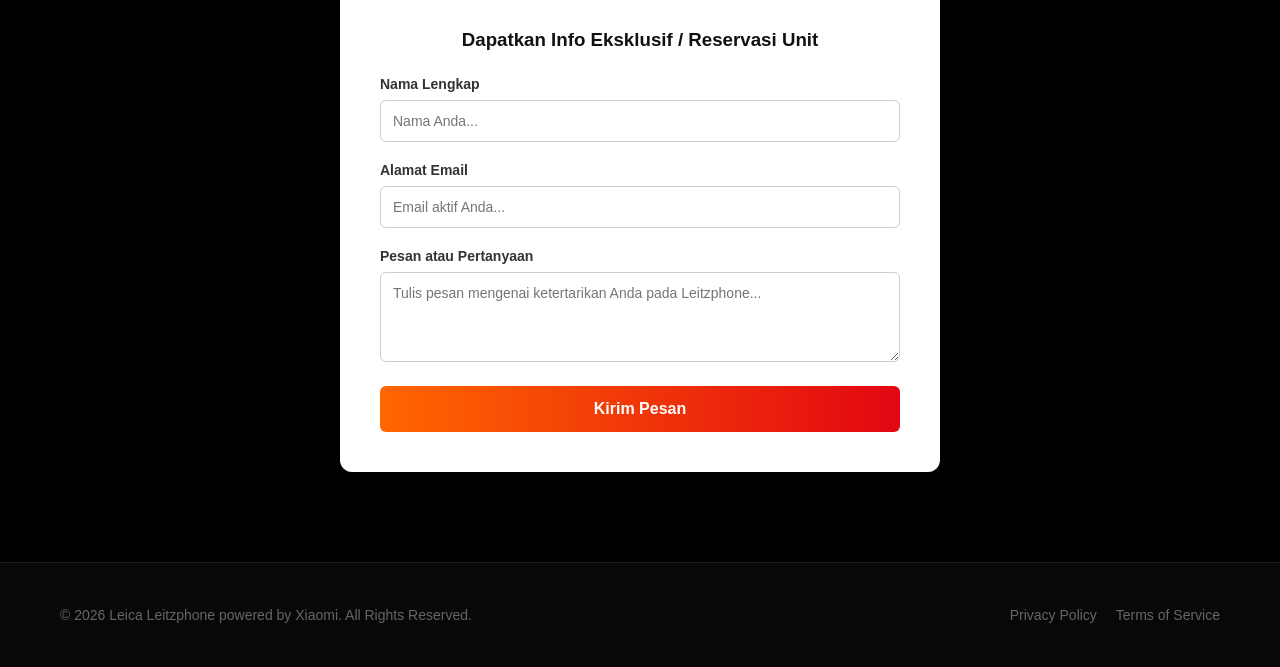
<file: evaluasi-2/indexev2.html>
<!doctype html>
<html lang="en">
  <head>
    <meta charset="UTF-8" />
    <meta name="viewport" content="width=device-width, initial-scale=1.0" />
    <title>Leica Leitzphone powered by Xiaomi</title>
    <link rel="icon" href="./aset-ev2/logoxiaomileicabg.png" type="image/png" />
    <link rel="stylesheet" href="styleev2.css" />
  </head>
  <body class="latarbelakang">
    <main>
      <header>
        <div class="divheader">
          <div class="div1">
            <img
              src="./aset-ev2/logoxiaomileicabg.png"
              alt="logoxiaomileica"
              width="70px"
              height="70px"
            />
          </div>
          <div class="judulheader-box">
            <h2 id="judulheader">Leica Leitzphone powered by Xiaomi</h2>
          </div>
          <div class="div2">
            <nav>
              <a href="#Home" class="fontlink">Home</a>
              <a href="#Spesifikasi" class="fontlink">Spesifikasi</a>
              <a href="#Tentang" class="fontlink">Tentang</a>
              <a href="#Hubungi" class="fontlink">Hubungi</a>
            </nav>
          </div>
        </div>
      </header>

      <section id="Home" class="hero-section">
        <div class="hero-overlay">
          <div class="hero-content">
            <span class="tag-new">NEW ARRIVAL</span>
            <h1 class="hero-title">
              Leica Leitzphone<br />
              powered by Xiaomi
            </h1>
            <p class="hero-desc">
              Handphone dengan desain elegan dilengkapi kamera modern, performa
              tinggi, dan daya tahan baterai luar biasa untuk mendukung
              aktivitasmu setiap hari.
            </p>
            <div class="hero-buttons">
              <a
                href="https://www.mi.co.id/id/product/leica-leitzphone-powered-by-xiaomi/"
                class="btn-primary"
                >Lihat Produk</a
              >
              <a
                href="https://www.mi.co.id/id/product/leica-leitzphone-powered-by-xiaomi/specs/"
                class="btn-secondary"
                >Pelajari Lebih Lanjut</a
              >
            </div>
          </div>
        </div>
      </section>

      <section id="Spesifikasi" class="baris-spesifikasi">
        <div class="container">
          <h2 class="section-title">Spesifikasi</h2>
          <p class="section-subtitle">Focus on the Essential.</p>
          <div class="garis-dekorasi"></div>

          <div class="spek-list-container">
            <div class="spek-item-line">
              <span class="spek-label">Leica Iconic Design</span>
              <span class="spek-value"
                >Bodi premium bertekstur khas dengan Leica Camera Ring fisik
                untuk kontrol fokus manual.</span
              >
            </div>
            <div class="spek-item-line">
              <span class="spek-label">The 1-Inch Masterpiece</span>
              <span class="spek-value"
                >Kamera utama 50 MP dengan sensor raksasa 1 inci, hasilkan foto
                dramatis khas Leica.</span
              >
            </div>
            <div class="spek-item-line">
              <span class="spek-label">200MP Telephoto Beast</span>
              <span class="spek-value"
                >Lensa periskop 200 MP untuk zoom super tajam tanpa pecah.</span
              >
            </div>
            <div class="spek-item-line">
              <span class="spek-label">Ultimate Performance</span>
              <span class="spek-value"
                >Ditenagai Snapdragon® 8 Elite terbaru, RAM 16GB, dan memori
                internal 1TB.</span
              >
            </div>
            <div class="spek-item-line">
              <span class="spek-label">All-Day Power</span>
              <span class="spek-value"
                >Baterai badak 6.000 mAh dengan charging super cepat 90W.</span
              >
            </div>
            <div class="spek-item-line">
              <span class="spek-label">Pure Leica Experience</span>
              <span class="spek-value"
                >Filter eksklusif Leica Looks dan sistem operasi mulus Xiaomi
                HyperOS.</span
              >
            </div>
          </div>
        </div>
      </section>

      <section class="baris-cards">
        <div class="container">
          <h2 class="section-title" style="color: #111111">
            Pilih Varian Leitzphone
          </h2>
          <div class="garis-dekorasi"></div>

          <div class="grid-card-tugas">
            <!-- Card Varian 1: Unit HP Only -->
            <div class="card-box">
              <div class="card-image-slot">
                <img
                  src="./aset-ev2/leicaphone5-3.jpg"
                  alt="Leitzphone Standard Unit"
                  class="produk-img-card"
                />
              </div>
              <h3>Leitzphone Standard</h3>
              <p class="card-tag-merah">Rp 18.999.000</p>
              <p class="card-text">
                Varian Carbon Black bertekstur premium. Pembelian unit termasuk
                standard box dan Leica magnetic lens cap.
              </p>
              <button class="btn-card">Beli Sekarang 🛒</button>
            </div>

            <div class="card-box">
              <div class="card-image-slot">
                <img
                  src="./aset-ev2/leicaphone5-2.webp"
                  alt="Leitzphone Photography Kit"
                  class="produk-img-card"
                />
              </div>
              <h3>Leitzphone Photography Kit</h3>
              <p class="card-tag-merah">Rp 22.999.000</p>
              <p class="card-text">
                Varian eksklusif bundling fotografer: Termasuk unit smartphone,
                handgrip stabilizer fisik, dan leather case Leica.
              </p>
              <button class="btn-card">Pre-Order Now 🛒</button>
            </div>
          </div>
        </div>
      </section>

      <section id="Tentang" class="baris-tentang">
        <div class="container tentang-layout">
          <div class="tentang-teks">
            <h2>Filosofi di Balik Layar</h2>
            <div class="garis-dekorasi" style="margin: 12px 0 25px 0"></div>
            <p>
              Leica Leitzphone bukan sekadar alat komunikasi biasa—ia adalah
              perwujudan dari filosofi <em>"Das Wesentliche"</em> (fokus pada
              apa yang esensial). Memadukan warisan seni optik analog Jerman
              yang presisi dengan modernisasi teknologi digital Xiaomi.
            </p>
            <p>
              Diciptakan khusus untuk mereka yang menghargai karakter gambar
              otentik, estetika mekanis yang kokoh, serta kebebasan penuh dalam
              menciptakan karya visual yang sinematik dan abadi.
            </p>
          </div>

          <div class="tentang-visual-grid">
            <div class="foto-box">
              <img
                src="./aset-ev2/leciaphonecinematic2.png"
                alt="Leica Leitzphone Camera Ring"
              />
            </div>
            <div class="foto-box">
              <img
                src="./aset-ev2/leciaphonecinematic3.png"
                alt="Leica Iconic Red Dot Emblem"
              />
            </div>
          </div>
        </div>
      </section>

      <section id="Hubungi" class="baris-form">
        <div class="container">
          <h2 class="section-title">Hubungi Kami</h2>
          <div class="garis-dekorasi"></div>

          <div class="form-wrapper">
            <h3>Dapatkan Info Eksklusif / Reservasi Unit</h3>
            <form action="#" method="POST" class="form-kontak">
              <div class="form-group">
                <label for="nama">Nama Lengkap</label>
                <input
                  type="text"
                  id="nama"
                  name="nama"
                  placeholder="Nama Anda..."
                  required
                />
              </div>
              <div class="form-group">
                <label for="email">Alamat Email</label>
                <input
                  type="email"
                  id="email"
                  name="email"
                  placeholder="Email aktif Anda..."
                  required
                />
              </div>
              <div class="form-group">
                <label for="pesan">Pesan atau Pertanyaan</label>
                <textarea
                  id="pesan"
                  name="pesan"
                  rows="4"
                  placeholder="Tulis pesan mengenai ketertarikan Anda pada Leitzphone..."
                  required
                ></textarea>
              </div>
              <button type="submit" class="btn-kirim">Kirim Pesan</button>
            </form>
          </div>
        </div>
      </section>

      <footer>
        <div class="container footer-layout">
          <p>
            &copy; 2026 Leica Leitzphone powered by Xiaomi. All Rights Reserved.
          </p>
          <div class="footer-links">
            <a href="#">Privacy Policy</a>
            <a href="#">Terms of Service</a>
          </div>
        </div>
      </footer>
    </main>
  </body>
</html>
</file>
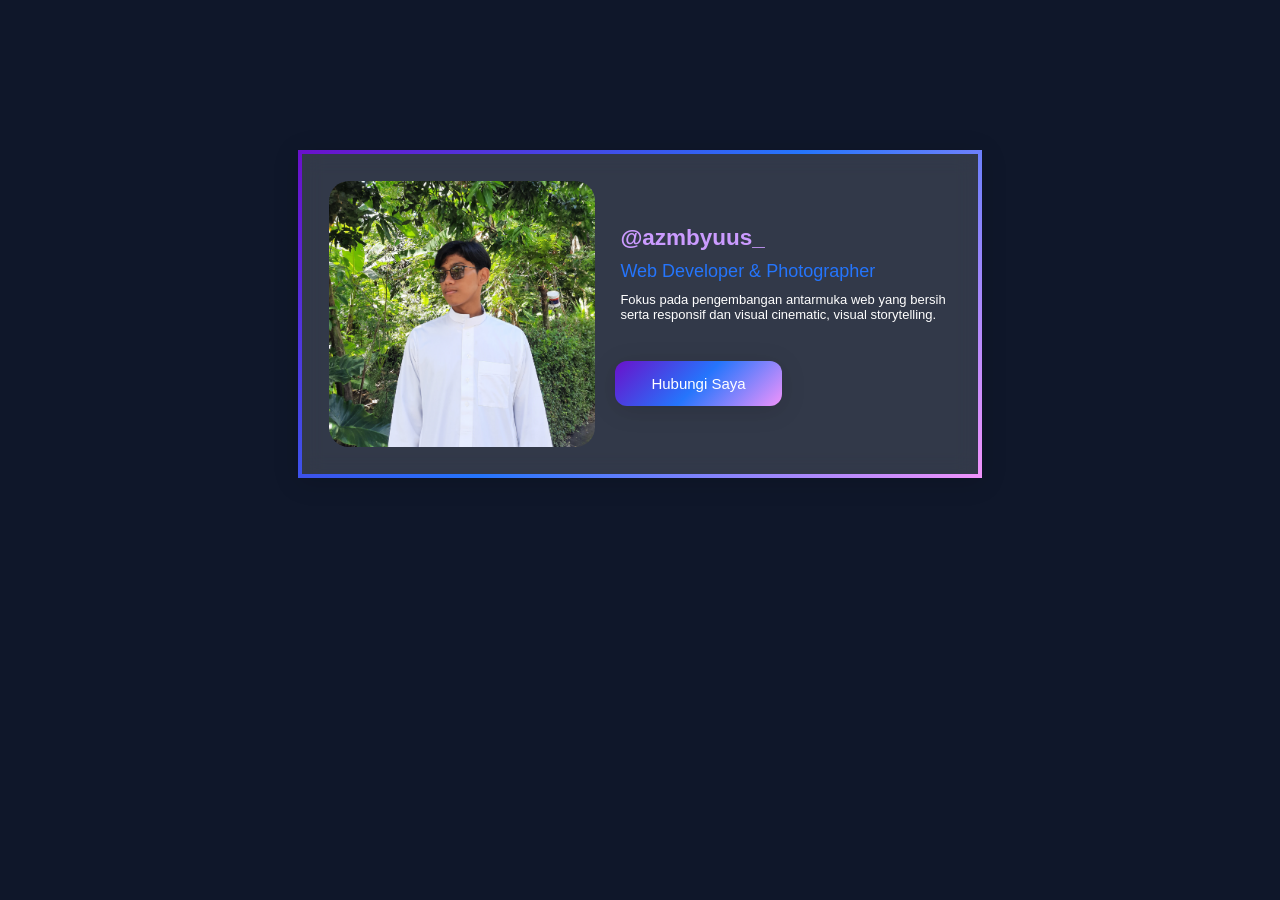
<file: pertemuan-10/index10.html>
<!doctype html>
<html lang="en">
  <head>
    <meta charset="UTF-8" />
    <meta name="viewport" content="width=device-width, initial-scale=1.0" />
    <title>My Profile | @azmbyuus_</title>
    <link rel="icon" href="./aset-10/logo.png" type="image/png" />
    <link rel="stylesheet" href="style10.css" />
  </head>
  <body>
    <main>
      <div class="glass-bg">
        <div class="div1">
          <img src="./aset-10/profile.jpg" alt="profile" />
        </div>
        <div class="div2">
          <h2 class="judul">@azmbyuus_</h2>
          <p class="subjudul">Web Developer & Photographer</p>
          <p class="opini">
            Fokus pada pengembangan antarmuka web yang bersih <br />
            serta responsif dan visual cinematic, visual storytelling.
          </p>
          <br /><br />
          <a
            href="https://www.instagram.com/azmbyuus_/?__pwa=1"
            class="btn-glass"
            >Hubungi Saya</a
          >
        </div>
      </div>
    </main>
  </body>
</html>
</file>
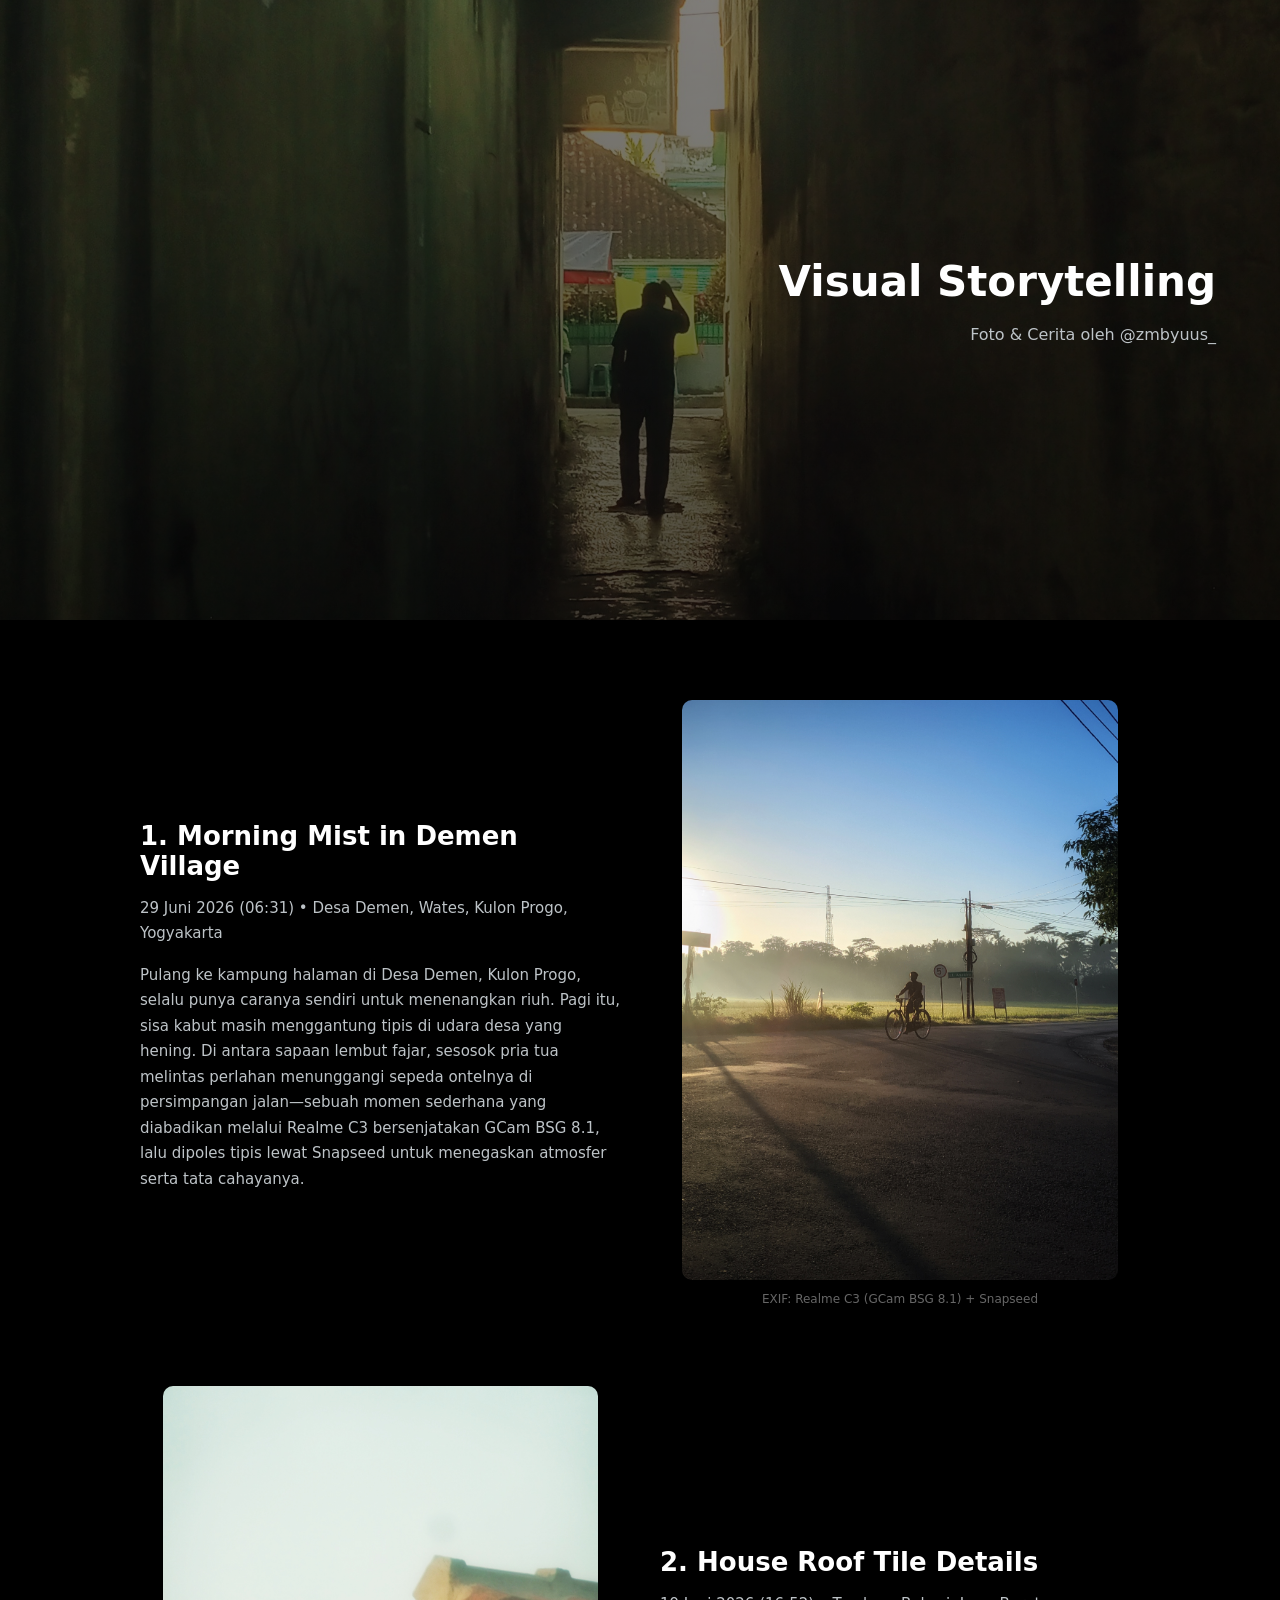
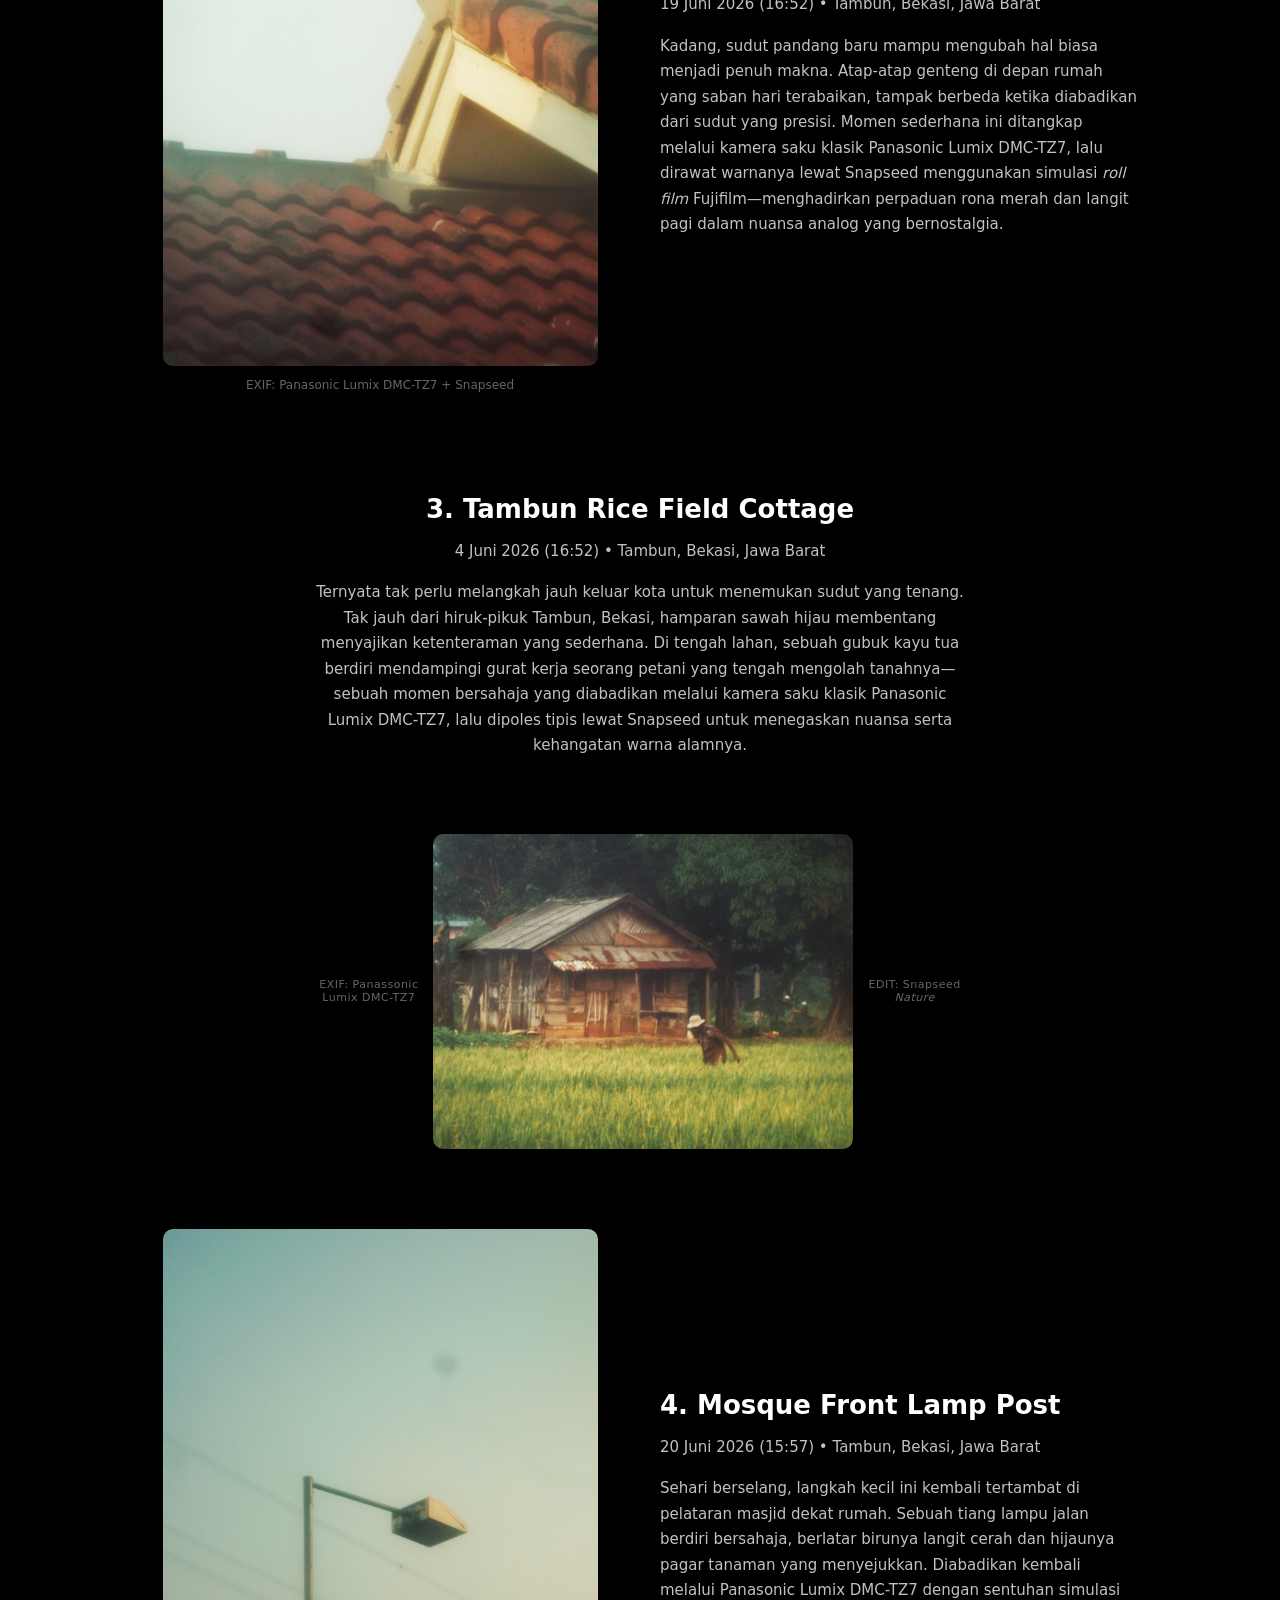
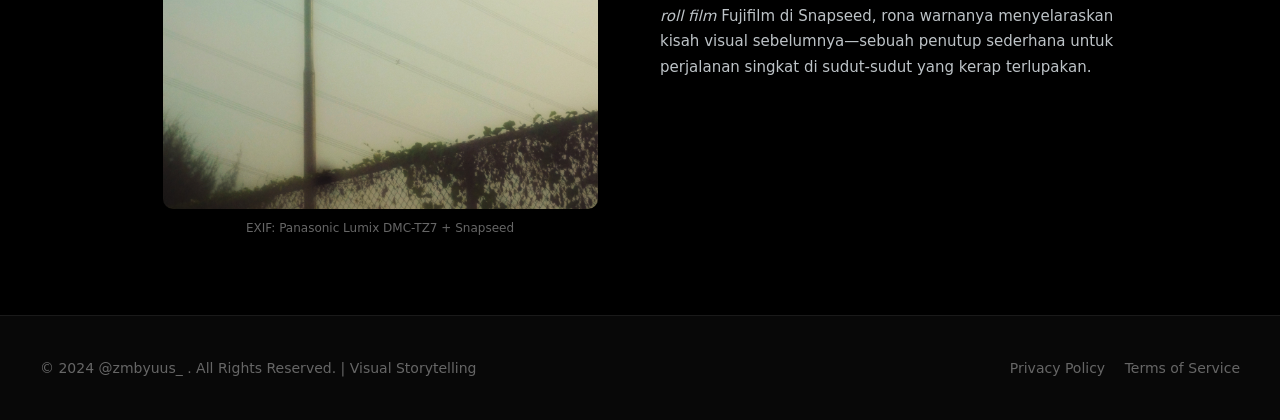
<file: pertemuan-11/pertemuan-11.html>
<!doctype html>
<html lang="id">
  <head>
    <meta charset="UTF-8" />
    <meta name="viewport" content="width=device-width, initial-scale=1.0" />
    <title>Visual Storytelling | @zmbyuus_</title>
    <link rel="stylesheet" href="pertemuan-11.css" />
  </head>
  <body class="latarbelakang">
    <main>
      <!-- Header: Judul "Visual Storytelling" & Posisi Kanan -->
      <header class="hero-cover">
        <div class="hero-overlay">
          <div class="hero-content">
            <h1 class="hero-title">Visual Storytelling</h1>
            <p class="hero-desc">
              Foto & Cerita oleh
              <a
                href="https://www.instagram.com/zmbyuus_/"
                target="_blank"
                class="header-z"
                >@zmbyuus_</a
              >
            </p>
          </div>
        </div>
      </header>

      <!-- Artikel 1: Teks Kiri, Foto Kanan -->
      <article class="article-container">
        <div class="article-text">
          <h2>1. Morning Mist in Demen Village</h2>
          <p class="article-meta">
            29 Juni 2026 (06:31) • Desa Demen, Wates, Kulon Progo, Yogyakarta
          </p>
          <p>
            Pulang ke kampung halaman di Desa Demen, Kulon Progo, selalu punya
            caranya sendiri untuk menenangkan riuh. Pagi itu, sisa kabut masih
            menggantung tipis di udara desa yang hening. Di antara sapaan lembut
            fajar, sesosok pria tua melintas perlahan menunggangi sepeda
            ontelnya di persimpangan jalan—sebuah momen sederhana yang
            diabadikan melalui Realme C3 bersenjatakan GCam BSG 8.1, lalu
            dipoles tipis lewat Snapseed untuk menegaskan atmosfer serta tata
            cahayanya.
          </p>
        </div>
        <div class="article-media">
          <a
            href="https://www.instagram.com/p/DawsY7Uh9Mt/?utm_source=ig_web_copy_link&igsh=MzRlODBiNWFlZA=="
            target="_blank"
          >
            <img src="./aset-11/sepeda.jpeg" alt="sepeda" />
          </a>
          <span class="img-exif"
            >EXIF: Realme C3 (GCam BSG 8.1) + Snapseed</span
          >
        </div>
      </article>

      <!-- Artikel 2: Genteng Rumah (Foto Kiri, Teks Kanan) -->
      <article class="article-container reverse">
        <div class="article-text">
          <h2>2. House Roof Tile Details</h2>
          <p class="article-meta">
            19 Juni 2026 (16:52) • Tambun, Bekasi, Jawa Barat
          </p>
          <p>
            Kadang, sudut pandang baru mampu mengubah hal biasa menjadi penuh
            makna. Atap-atap genteng di depan rumah yang saban hari terabaikan,
            tampak berbeda ketika diabadikan dari sudut yang presisi. Momen
            sederhana ini ditangkap melalui kamera saku klasik Panasonic Lumix
            DMC-TZ7, lalu dirawat warnanya lewat Snapseed menggunakan simulasi
            <i>roll film</i> Fujifilm—menghadirkan perpaduan rona merah dan
            langit pagi dalam nuansa analog yang bernostalgia.
          </p>
        </div>
        <div class="article-media">
          <a
            href="https://www.instagram.com/p/DaEvzi1gXLU/?utm_source=ig_web_copy_link&igsh=MzRlODBiNWFlZA=="
            target="_blank"
          >
            <img src="./aset-11/genteng.jpeg" alt="genteng" />
          </a>
          <span class="img-exif">EXIF: Panasonic Lumix DMC-TZ7 + Snapseed</span>
        </div>
      </article>

      <!-- Artikel 3: Tambun Rice Field Cottage (Tengah + Sawah Landscape) -->
      <article class="article-container centered">
        <div class="article-text">
          <h2>3. Tambun Rice Field Cottage</h2>
          <p class="article-meta">
            4 Juni 2026 (16:52) • Tambun, Bekasi, Jawa Barat
          </p>
          <p>
            Ternyata tak perlu melangkah jauh keluar kota untuk menemukan sudut
            yang tenang. Tak jauh dari hiruk-pikuk Tambun, Bekasi, hamparan
            sawah hijau membentang menyajikan ketenteraman yang sederhana. Di
            tengah lahan, sebuah gubuk kayu tua berdiri mendampingi gurat kerja
            seorang petani yang tengah mengolah tanahnya—sebuah momen bersahaja
            yang diabadikan melalui kamera saku klasik Panasonic Lumix DMC-TZ7,
            lalu dipoles tipis lewat Snapseed untuk menegaskan nuansa serta
            kehangatan warna alamnya.
          </p>
        </div>
        <div class="article-media-centered">
          <span class="exif-side left"
            >EXIF: Panassonic <br />
            Lumix DMC-TZ7</span
          >
          <a
            href="https://www.instagram.com/p/DZoopgBgY_P/?utm_source=ig_web_copy_link&igsh=MzRlODBiNWFlZA=="
            target="_blank"
          >
            <img src="./aset-11/sawah.jpeg" alt="sawah" />
          </a>
          <span class="exif-side right"
            >EDIT: Snapseed <br />
            <i>Nature</i></span
          >
        </div>
      </article>

      <!-- Artikel 4: Tiang Lampu (Foto Kiri, Teks Kanan) -->
      <article class="article-container reverse">
        <div class="article-text">
          <h2>4. Mosque Front Lamp Post</h2>
          <p class="article-meta">
            20 Juni 2026 (15:57) • Tambun, Bekasi, Jawa Barat
          </p>
          <p>
            Sehari berselang, langkah kecil ini kembali tertambat di pelataran
            masjid dekat rumah. Sebuah tiang lampu jalan berdiri bersahaja,
            berlatar birunya langit cerah dan hijaunya pagar tanaman yang
            menyejukkan. Diabadikan kembali melalui Panasonic Lumix DMC-TZ7
            dengan sentuhan simulasi <i>roll film</i> Fujifilm di Snapseed, rona
            warnanya menyelaraskan kisah visual sebelumnya—sebuah penutup
            sederhana untuk perjalanan singkat di sudut-sudut yang kerap
            terlupakan.
          </p>
        </div>
        <div class="article-media">
          <a
            href="https://www.instagram.com/p/DaEvzi1gXLU/?utm_source=ig_web_copy_link&igsh=MzRlODBiNWFlZA=="
            target="_blank"
          >
            <img src="./aset-11/lampu.jpeg" alt="lampu" />
          </a>
          <span class="img-exif">EXIF: Panasonic Lumix DMC-TZ7 + Snapseed</span>
        </div>
      </article>
      <!-- Footer -->
      <footer>
        <div class="container footer-layout">
          <p>
            &copy; 2024
            <a href="https://www.instagram.com/zmbyuus_/" class="footer-z"
              >@zmbyuus_</a
            >
            . All Rights Reserved. | Visual Storytelling
          </p>
          <div class="footer-links">
            <a href="#">Privacy Policy</a>
            <a href="#">Terms of Service</a>
          </div>
        </div>
      </footer>
    </main>
  </body>
</html>
</file>
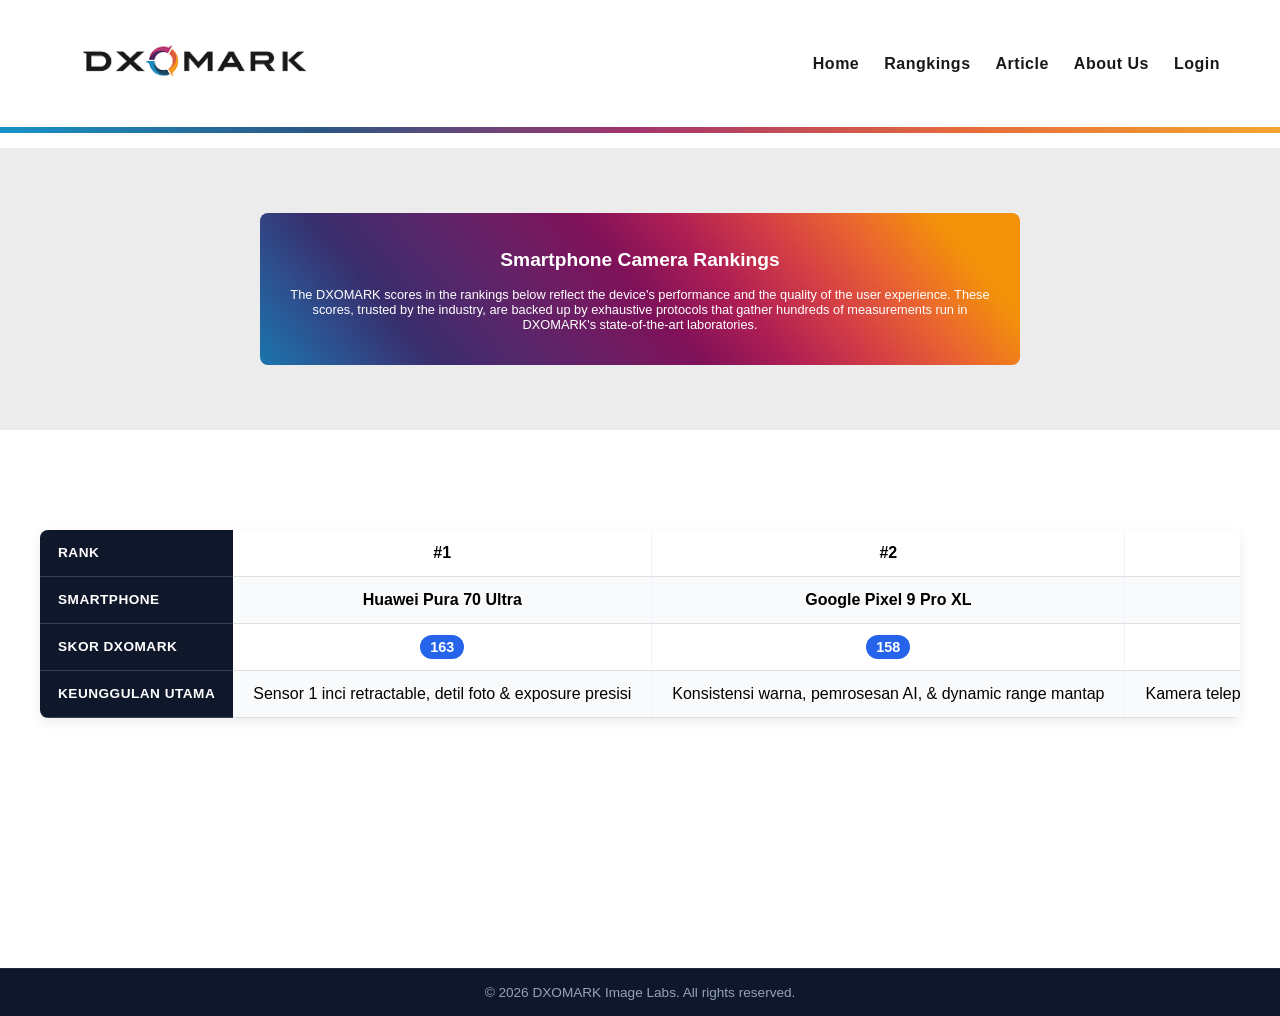
<file: pertemuan-12/pertemuan-12.html>
<!doctype html>
<html lang="en">
  <head>
    <meta charset="UTF-8" />
    <meta name="viewport" content="width=device-width, initial-scale=1.0" />
    <title>Landing Page | DXOMARK Rankings</title>
    <link rel="icon" href="./aset-12/logoDXOMARK.png" type="image/png" />
    <link rel="stylesheet" href="pertemuan-12.css" />
  </head>
  <body class="latarbelakang">
    <main>
      <header>
        <div class="divheader">
          <div>
            <img
              src="./aset-12/DXOMARK.png"
              alt="DXOMARK"
              width="270px"
              height="103px"
            />
          </div>
          <div class="div2 nav">
            <nav>
              <a href="#Home" class="fontlink">Home</a>
              <a href="#Rangkings" class="fontlink">Rangkings</a>
              <a href="#Article" class="fontlink">Article</a>
              <a href="#About Us" class="fontlink">About Us</a>
              <!-- Link Login yang mengarah ke ID modal -->
              <a href="#loginModal" class="fontlink">Login</a>
            </nav>
          </div>
        </div>
      </header>

      <section class="bg-judul">
        <div class="box-judul">
          <h2 class="text">Smartphone Camera Rankings</h2>
          <p class="text">
            The DXOMARK scores in the rankings below reflect the device's
            performance and the quality of the user experience. These scores,
            trusted by the industry, are backed up by exhaustive protocols that
            gather hundreds of measurements run in DXOMARK's state-of-the-art
            laboratories.
          </p>
        </div>
      </section>

      <article>
        <div class="table-container">
          <table class="dxo-table-horizontal">
            <tbody>
              <!-- Baris 1: Header Rank & Angka Rank -->
              <tr>
                <th>Rank</th>
                <td class="text-center"><strong>#1</strong></td>
                <td class="text-center"><strong>#2</strong></td>
                <td class="text-center"><strong>#3</strong></td>
                <td class="text-center"><strong>#4</strong></td>
                <td class="text-center"><strong>#5</strong></td>
                <td class="text-center"><strong>#6</strong></td>
                <td class="text-center"><strong>#7</strong></td>
                <td class="text-center"><strong>#8</strong></td>
                <td class="text-center"><strong>#9</strong></td>
                <td class="text-center"><strong>#10</strong></td>
              </tr>
              <!-- Baris 2: Header Smartphone & Nama HP -->
              <tr>
                <th>Smartphone</th>
                <td class="text-center"><strong>Huawei Pura 70 Ultra</strong></td>
                <td class="text-center"><strong>Google Pixel 9 Pro XL</strong></td>
                <td class="text-center"><strong>Honor Magic6 Pro</strong></td>
                <td class="text-center"><strong>Apple iPhone 16 Pro Max</strong></td>
                <td class="text-center"><strong>Apple iPhone 16 Pro</strong></td>
                <td class="text-center"><strong>Huawei Mate 60 Pro+</strong></td>
                <td class="text-center"><strong>OPPO Find X7 Ultra</strong></td>
                <td class="text-center"><strong>Huawei P60 Pro</strong></td>
                <td class="text-center"><strong>Apple iPhone 15 Pro Max</strong></td>
                <td class="text-center"><strong>Google Pixel 9</strong></td>
              </tr>
              <!-- Baris 3: Header Skor DXOMARK & Angka Skor -->
              <tr>
                <th>Skor DXOMARK</th>
                <td class="text-center"><span class="badge-score">163</span></td>
                <td class="text-center"><span class="badge-score">158</span></td>
                <td class="text-center"><span class="badge-score">158</span></td>
                <td class="text-center"><span class="badge-score">157</span></td>
                <td class="text-center"><span class="badge-score">157</span></td>
                <td class="text-center"><span class="badge-score">157</span></td>
                <td class="text-center"><span class="badge-score">157</span></td>
                <td class="text-center"><span class="badge-score">156</span></td>
                <td class="text-center"><span class="badge-score">154</span></td>
                <td class="text-center"><span class="badge-score">154</span></td>
              </tr>
              <!-- Baris 4: Header Keunggulan Utama & Deskripsinya -->
              <tr>
                <th>Keunggulan Utama</th>
                <td>Sensor 1 inci retractable, detil foto & exposure presisi</td>
                <td>Konsistensi warna, pemrosesan AI, & dynamic range mantap</td>
                <td>Kamera telephoto tajam & jepretan aksi/gerak cepat</td>
                <td>Kualitas perekaman video terbaik & warna natural</td>
                <td>Kemampuan kamera setara versi Max dalam bodi kompak</td>
                <td>Aperture variabel & kualitas low-light sangat detail</td>
                <td>Sistem dual-periscope & warna natural khas Hasselblad</td>
                <td>Aperture fisik fleksibel & macro telephoto ciamik</td>
                <td>Zoom optik 5x presisi & video HDR sangat stabil</td>
                <td>Foto point-and-shoot konsisten tanpa ribet ubah setting</td>
              </tr>
            </tbody>
          </table>
        </div>
      </article>
    </main>

    <!-- Modal Form Login Pure CSS -->
    <div id="loginModal" class="modal-overlay">
      <!-- Area luar kotak modal, jika diklik akan menutup modal -->
      <a href="#" class="modal-close-overlay"></a>

      <div class="modal-box">
        <!-- Tombol silang (X) mengarahkan balik ke '#' -->
        <a href="#" class="close-btn">&times;</a>

        <div class="modal-header">
          <h2>Login Akun</h2>
          <p>Silakan masukkan detail akun kamu.</p>
        </div>

        <form class="login-form">
          <div class="input-group">
            <label for="email">Email / Username</label>
            <input type="text" id="email" placeholder="Masukkan email/username" required />
          </div>
          <div class="input-group">
            <label for="password">Password</label>
            <input type="password" id="password" placeholder="••••••••" required />
          </div>
          <div class="form-actions">
            <label><input type="checkbox" /> Ingat saya</label>
            <a href="#" class="link-forgot">Lupa Password?</a>
          </div>
          <button type="submit" class="btn-login">Login</button>
        </form>
      </div>
    </div>

      <footer>
        <div class="footer-simple">
          <p>&copy; 2026 DXOMARK Image Labs. All rights reserved.</p>
        </div>
      </footer>
  </body>
</html>
</file>
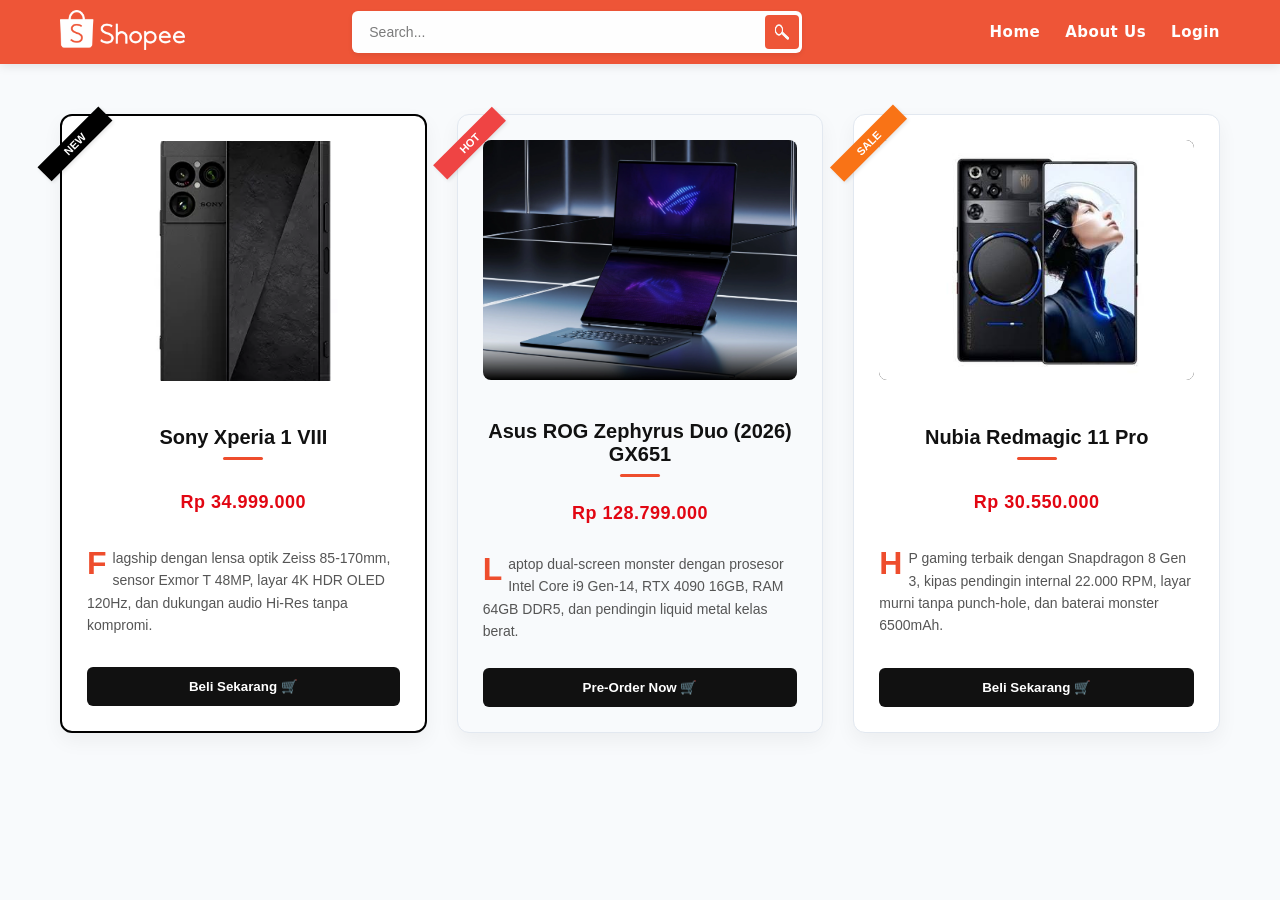
<file: pertemuan-13/pertemuan-13.html>
<!doctype html>
<html lang="en">
  <head>
    <meta charset="UTF-8" />
    <meta name="viewport" content="width=device-width, initial-scale=1.0" />
    <title>Shopee</title>
    <link rel="stylesheet" href="./pertemuan-13.css" />
  </head>
  <body class="latarbelakang">
    <main>
      <!-- navbar -->
      <header>
        <div class="divheader">
          <!-- Logo -->
          <div class="logo-box">
            <img
              src="./aset-13/shopee-logo.png"
              alt="Shopee"
              height="40px"
            />
          </div>

          <!-- form search di navabr -->
          <div class="header-search">
            <form action="#" method="post" class="search-form">
              <input
                type="text"
                name="Search"
                id="Search"
                placeholder="Search..."
                required
              />
              <button type="submit" class="btn-search">
                <img
                  src="./aset-13/pngwing.com.png"
                  alt="search"
                  width="16px"
                  height="16px"
                />
              </button>
            </form>
          </div>

          <div class="div2 nav">
            <nav>
              <a href="#Home" class="fontlink">Home</a>
              <a href="#About Us" class="fontlink">About Us</a>
              <a href="#loginModal" class="fontlink">Login</a>
            </nav>
          </div>
        </div>
      </header>

      <!-- Section Produk -->
      <section class="section-produk">
        <div class="container">
          <div class="grid-card-tugas">

            <!-- Sony Xperia -->
            <div class="card-box">
              <div class="card-image-slot">
                <img
                  src="./aset-13/sonyxperia.webp"
                  alt="Sony Xperia"
                  class="produk-img-card"
                />
              </div>
              <h3>Sony Xperia 1 VIII</h3>
              <p class="card-tag-merah">Rp 34.999.000</p>
              <p class="card-text">
                Flagship dengan lensa optik Zeiss 85-170mm, sensor Exmor T 48MP, 
                layar 4K HDR OLED 120Hz, dan dukungan audio Hi-Res tanpa kompromi.
              </p>
              <button class="btn-card">Beli Sekarang 🛒</button>
            </div>

            <!-- Laptop ROG -->
            <div class="card-box">
              <div class="card-image-slot">
                <img
                  src="./aset-13/laptoprog.webp"
                  alt="ROG Zephyrus"
                  class="produk-img-card"
                />
              </div>
              <h3>Asus ROG Zephyrus Duo (2026) GX651</h3>
              <p class="card-tag-merah">Rp 128.799.000</p>
              <p class="card-text">
                Laptop dual-screen monster dengan prosesor Intel Core i9 Gen-14, 
                RTX 4090 16GB, RAM 64GB DDR5, dan pendingin liquid metal kelas berat.
              </p>
              <button class="btn-card">Pre-Order Now 🛒</button>
            </div>

            <!-- Redmagic -->
            <div class="card-box">
              <div class="card-image-slot">
                <img
                  src="./aset-13/redmagic.jpeg"
                  alt="Redmagic"
                  class="produk-img-card"
                />
              </div>
              <h3>Nubia Redmagic 11 Pro</h3>
              <p class="card-tag-merah">Rp 30.550.000</p>
              <p class="card-text">
                HP gaming terbaik dengan Snapdragon 8 Gen 3, kipas pendingin internal 22.000 RPM, 
                layar murni tanpa punch-hole, dan baterai monster 6500mAh.
              </p>
              <button class="btn-card">Beli Sekarang 🛒</button>
            </div>
          </div>
        </div>
      </section>
    </main>
  </body>
</html>
</file>
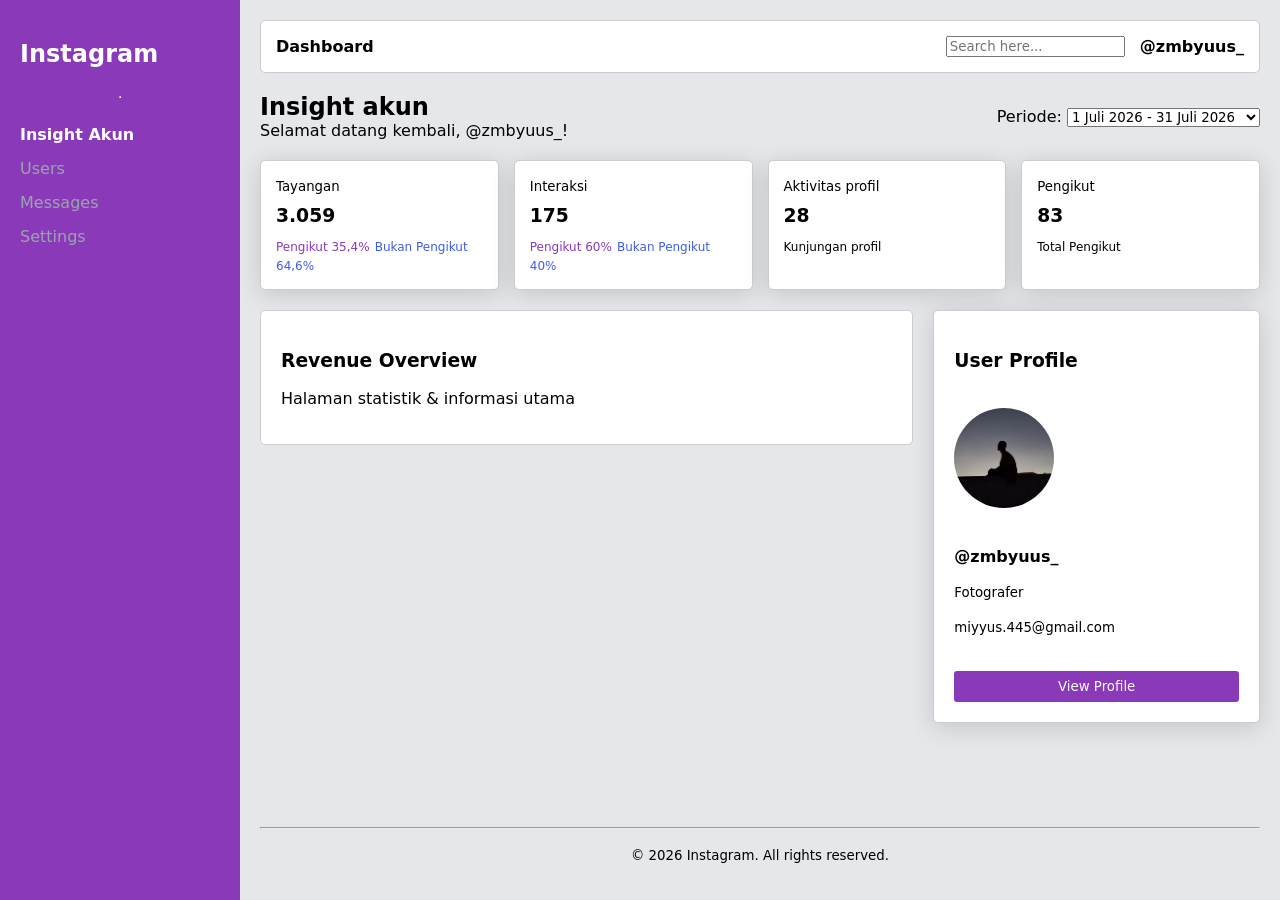
<file: pertemuan-14/pertemuan-14.html>
<!doctype html>
<html lang="id">
  <head>
    <meta charset="UTF-8" />
    <meta name="viewport" content="width=device-width, initial-scale=1.0" />
    <title>Dashboard Konten</title>
    <link rel="stylesheet" href="./pertemuan-14.css" />
  </head>
  <body class="latarbelakang">
    <div class="container-utama">


      <aside class="samping">
        <h2>Instagram</h2>
        <hr />
        <br />
        <nav class="menu-nav">
          <a href="#" class="menu-aktif">Insight Akun</a>
          <a href="#">Users</a>
          <a href="#">Messages</a>
          <a href="#">Settings</a>
        </nav>
      </aside>

      
      <main class="konten-utama">
        
        <header class="header-atas">
          <b>Dashboard</b>
          <div class="header-kanan">
            <input type="text" placeholder="Search here..." />
            <span><b>@zmbyuus_</b></span>
          </div>
        </header>

        
        <section class="box-judul">
          <div>
            <h2>Insight akun</h2>
            <p>Selamat datang kembali, @zmbyuus_!</p>
          </div>
          <div>
            <label for="Tanggal">Periode: </label>
            <select name="Tanggal" id="Tanggal">
              <option value="1 Mei 2026 - 31 Mei 2026">
                1 Mei 2026 - 31 Mei 2026
              </option>
              <option value="1 Jun 2026 - 30 Jun 2026">
                1 Jun 2026 - 30 Jun 2026
              </option>
              <option value="1 Juli 2026 - 31 Juli 2026" selected>
                1 Juli 2026 - 31 Juli 2026
              </option>
            </select>
          </div>
        </section>

        <section class="wadah-stat">
          <div class="kartu-stat">
            <small>Tayangan</small>
            <h3>3.059</h3>
            <span class="teks-ungu">Pengikut 35,4%</span>
            <span class="teks-biru">Bukan Pengikut 64,6%</span>
          </div>
          <div class="kartu-stat">
            <small>Interaksi</small>
            <h3>175</h3>
            <span class="teks-ungu">Pengikut 60%</span>
            <span class="teks-biru">Bukan Pengikut 40%</span>
          </div>
          <div class="kartu-stat">
            <small>Aktivitas profil</small>
            <h3>28</h3>
            <span class="teks-hitam">Kunjungan profil</span>
          </div>
          <div class="kartu-stat">
            <small>Pengikut</small>
            <h3>83</h3>
            <span class="teks-hitam">Total Pengikut</span>
          </div>
        </section>

       
        <section class="wadah-konten">
          <!-- ARTICLE UTAMA (KIRI) -->
          <article class="konten-kiri">
            <div class="kartu">
              <h3>Revenue Overview</h3>
              <p>Halaman statistik & informasi utama</p>
            </div>
          </article>

          
          <aside class="konten-kanan">
            <div class="kartu profil">
              <h3>User Profile</h3>
              <br />
              <div><img src="./aset-14/profil.jpg" alt="foto profil" class="foto-profil"></div>
              <br />
              <p><b>@zmbyuus_</b></p>
              <p><small>Fotografer</small></p>
              <p><small>miyyus.445@gmail.com</small></p>
              <br />
              <button class="btn-full">View Profile</button>
            </div>
          </aside>
        </section>

        
        <footer>
          <hr />
          <p id="p-footer">
            <small>&copy; 2026 Instagram. All rights reserved.</small>
          </p>
        </footer>
      </main>
    </div>
  </body>
</html>
</file>
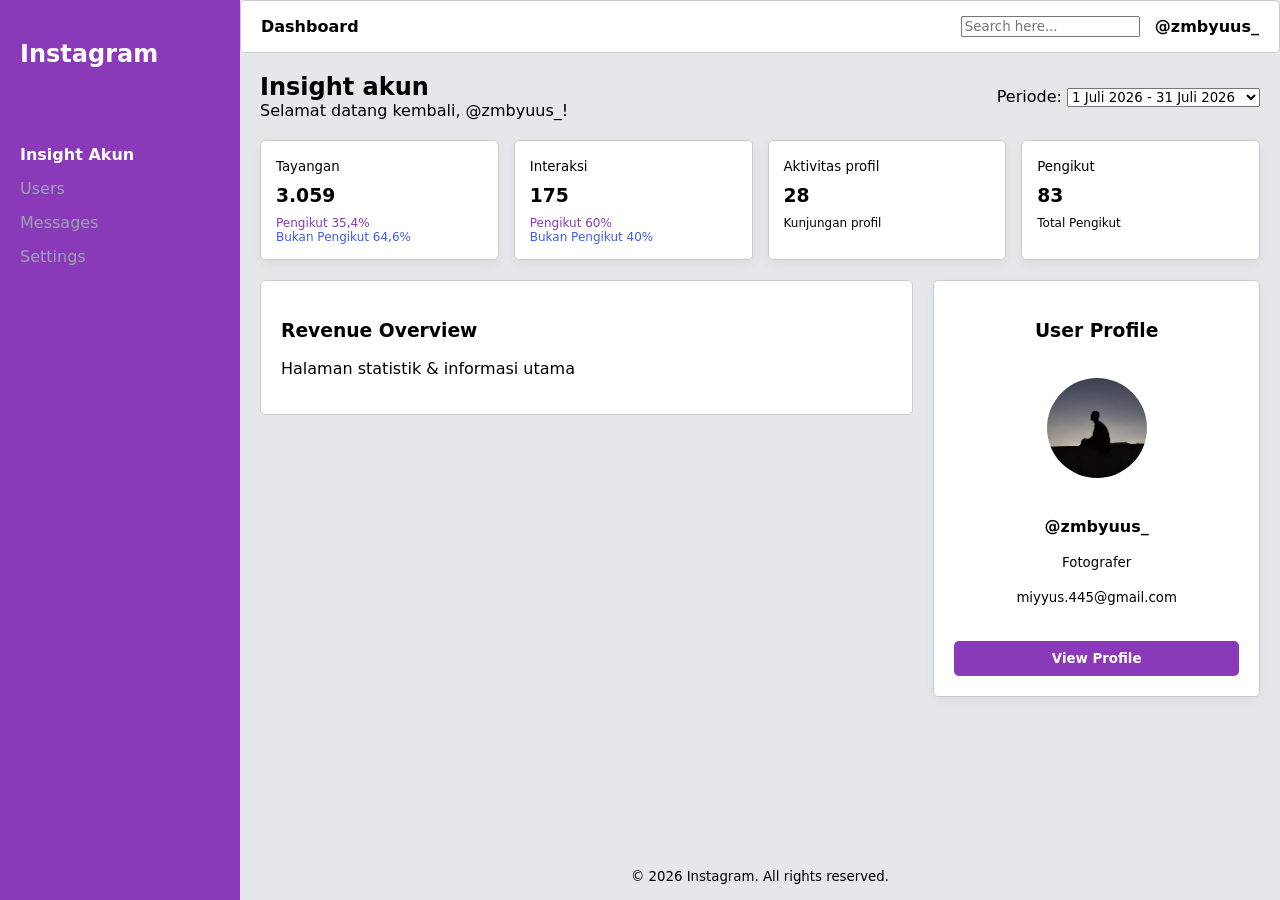
<file: pertemuan-15/pertemuan-15.html>
<!doctype html>
<html lang="en">
  <head>
    <meta charset="UTF-8" />
    <meta name="viewport" content="width=device-width, initial-scale=1.0" />
    <title>Document</title>
    <link rel="stylesheet" href="./pertemuan-15.css" />
  </head>
  <body>
    <main>
      <!-- SIDEBAR -->
      <aside class="samping">
        <h2>Instagram</h2>
        <br /><br />
        <br />
        <nav class="menu-nav">
          <a href="#" class="menu-aktif">Insight Akun</a>
          <a href="#">Users</a>
          <a href="#">Messages</a>
          <a href="#">Settings</a>
        </nav>
      </aside>

      <!-- HEADER -->
      <header class="header-atas">
        <b>Dashboard</b>
        <div class="header-kanan">
          <input type="text" placeholder="Search here..." />
          <span><b>@zmbyuus_</b></span>
        </div>
      </header>

      <!-- CONTENT -->
      <section class="content">
        <article class="box-judul">
          <div>
            <h2>Insight akun</h2>
            <p>Selamat datang kembali, @zmbyuus_!</p>
          </div>
          <div>
            <label for="Tanggal">Periode: </label>
            <select name="Tanggal" id="Tanggal">
              <option value="1 Mei 2026 - 31 Mei 2026">
                1 Mei 2026 - 31 Mei 2026
              </option>
              <option value="1 Jun 2026 - 30 Jun 2026">
                1 Jun 2026 - 30 Jun 2026
              </option>
              <option value="1 Juli 2026 - 31 Juli 2026" selected>
                1 Juli 2026 - 31 Juli 2026
              </option>
            </select>
          </div>
        </article>

        <article class="wadah-stat">
          <div class="kartu-stat">
            <small>Tayangan</small>
            <h3>3.059</h3>
            <span class="teks-ungu">Pengikut 35,4%</span>
            <span class="teks-biru">Bukan Pengikut 64,6%</span>
          </div>
          <div class="kartu-stat">
            <small>Interaksi</small>
            <h3>175</h3>
            <span class="teks-ungu">Pengikut 60%</span>
            <span class="teks-biru">Bukan Pengikut 40%</span>
          </div>
          <div class="kartu-stat">
            <small>Aktivitas profil</small>
            <h3>28</h3>
            <span class="teks-hitam">Kunjungan profil</span>
          </div>
          <div class="kartu-stat">
            <small>Pengikut</small>
            <h3>83</h3>
            <span class="teks-hitam">Total Pengikut</span>
          </div>
        </article>

       
        <article class="wadah-konten">
          <!-- ARTICLE UTAMA (KIRI) -->
          <article class="konten-kiri">
            <div class="kartu">
              <h3>Revenue Overview</h3>
              <p>Halaman statistik & informasi utama</p>
            </div>
          </article>

          
          <article class="konten-kanan">
            <div class="kartu profil">
              <h3>User Profile</h3>
              <br />
              <div><img src="./aset-15/profil.jpg" alt="foto profil" class="foto-profil"></div>
              <br />
              <p><b>@zmbyuus_</b></p>
              <p><small>Fotografer</small></p>
              <p><small>miyyus.445@gmail.com</small></p>
              <br />
              <button class="btn-full">View Profile</button>
            </div>
          </article>
        </article>
      </section>

      <!-- FOOTER -->
      <footer>
        <p id="p-footer">
          <small>&copy; 2026 Instagram. All rights reserved.</small>
        </p>
      </footer>
    </main>
  </body>
</html>
</file>
<file: pertemuan-7/style.css>
/* universal */
* {
  opacity: 0,1%;
}

/* body */
.latarbelakang {
  background: linear-gradient(#007bff, #0d47a1, #000);
}

/* main */
main {
  margin: auto;
  width: 50%;
  border: 2px solid white;
  border-radius: 10px;
  padding: 10px;
  background-color: #fff;
}

/* header */
header {
  margin: auto;
  width: 100%;
  border: 2px solid #007bff;
  border-radius: 10px;
  background-color: #007bff;
  position: -webkit-sticky;
  position: sticky;
  top: 10px;
  z-index: 1000;
  opacity: 85%;
}

/* section */
section {
  text-align: center;
}

/* heading1 */
#judul {
  text-align: center;
  color: #fff;
  font-family: "Franklin Gothic Medium", "Arial Narrow", Arial, sans-serif;
  padding: 8px;
}

/* heading2 */
h2 {
  color: #000;
  font-family: sans-serif;
}

/* paragraf */
#p {
  color: #000;
  font-family: Cambria, Cochin, Georgia, Times, "Times New Roman", serif;
  font-size: medium;
}

/* table */
table {
  width: 100%;
  border-collapse: collapse;
  margin-bottom: 25px;
  border: 1px solid #000;
}

/* judultabel */
.judultabel {
  font-family: "Franklin Gothic Medium", "Arial Narrow", Arial, sans-serif;
  color: #fff;
}

/* bgtabel */
#bgtabel {
  background-color: #0d47a1;
}

/* div1 */
.div1 {
  margin-left: 35%;
  margin-right: 30%;
  text-align: left;
}

/* div2 */
.div2 {
  margin-left: 1%;
  margin-right: 5%;
  text-align: left;
  color: #000;
  font-family: sans-serif;
}

/* label */
#label {
  font-weight: bold;
}

/* input */
input {
  width: 100%;
  padding: 10px;
  margin-top: 5px;
  margin-bottom: 15px;
  border: 1px solid #000;
  border-radius: 8px;
}

/* tombol */
button {
  background-color: #0d47a1;
  color: white;
  padding: 10px 24px;
  border: none;
  border-radius: 6px;
  cursor: pointer;
  font-family: sans-serif;
  margin-left: 86%;
}

/* footer */
footer {
  color: #000;
  text-align: center;
  opacity: 70%;
}

/* garis footer */
.hr1 {
  border: 0;
  border-top: 1px solid #1a1a1a;
  margin: 0 0 30px 0;
}
</file>
<file: evaluasi-2/styleev2.css>
* {
  font-family: Arial, Helvetica, sans-serif;
  box-sizing: border-box;
}

.latarbelakang {
  margin: 0;
  padding: 0;
  background-color: #000000;
  scroll-behavior: smooth;
}

header {
  width: 100%;
  background-color: white;
  border-bottom: 6px solid;
  border-image: linear-gradient(90deg, #ff6700 0%, #e20612 100%) 1;
  position: -webkit-sticky;
  position: sticky;
  top: 0px;
  z-index: 1000;
  opacity: 90%;
}

.divheader {
  max-width: 1200px;
  margin: 0 auto;
  padding: 10px 20px;
  display: flex;
  justify-content: space-between;
  align-items: center;
}

.judulheader-box {
  flex-grow: 1;
  margin-left: 20px;
}

#judulheader {
  font-family: "Franklin Gothic Medium", "Arial Narrow", Arial, sans-serif;
  color: black;
  margin: 0;
}

.div2 nav {
  display: flex;
  gap: 5px;
}

.fontlink {
  font-family: "Franklin Gothic Medium", "Arial Narrow", Arial, sans-serif;
  text-decoration: none;
  color: black;
  font-weight: 600;
  font-size: 16px;
  margin-left: 20px;
  letter-spacing: 0.5px;
  transition: color 0.2s;
}

.fontlink:hover {
  color: #e20612;
}

/* --- HERO SECTION --- */
.hero-section {
  background-image: url("./aset-ev2/superhd.png");
  background-size: cover;
  background-position: center;
  background-repeat: no-repeat;
  width: 100%;
  min-height: 580px;
  display: flex;
  align-items: center;
}

.hero-overlay {
  display: flex;
  align-items: center;
  width: 100%;
}

.hero-content {
  max-width: 500px;
  margin-left: auto;
  margin-right: 5%;
  text-align: right;
}

.tag-new {
  background: linear-gradient(135deg, #ff6700 0%, #e20612 100%);
  color: white;
  font-size: 11px;
  font-weight: bold;
  padding: 4px 8px;
  border-radius: 3px;
  display: inline-block;
}

.hero-title {
  color: #ffffff;
  font-size: 42px;
  margin-top: 15px;
  margin-bottom: 15px;
  line-height: 1.2;
}

.hero-desc {
  color: #bdc3c7;
  font-size: 16px;
  line-height: 1.6;
  margin-top: 15px;
  margin-bottom: 30px;
}

.hero-buttons {
  display: flex;
  gap: 15px;
  justify-content: flex-end;
}

.btn-primary {
  display: inline-block;
  text-align: center;
  position: relative;
  padding: 14px 36px;
  border-radius: 12px;
  cursor: pointer;
  font-size: 15px;
  font-weight: 500;
  color: #ffffff;
  text-decoration: none;
  overflow: hidden;
  background: linear-gradient(135deg, #ff6700 0%, #ff6700 65%, #e20612 100%);
  box-shadow: 0 4px 24px rgba(0, 0, 0, 0.15);
  transition:
    transform 0.2s cubic-bezier(0.4, 0, 0.2, 1),
    box-shadow 0.2s cubic-bezier(0.4, 0, 0.2, 1);
  z-index: 1;
}

.btn-primary::before {
  content: "";
  position: absolute;
  top: 0;
  left: 0;
  width: 100%;
  height: 100%;
  background: linear-gradient(45deg, #ff6700 0%, #e20612 35%, #e20612 100%);
  opacity: 0;
  transition: opacity 0.3s ease;
  z-index: -1;
}

.btn-primary:hover {
  transform: translateY(-3px);
  box-shadow: 0 8px 30px rgba(226, 6, 18, 0.4);
}

.btn-primary:hover::before {
  opacity: 1;
}

.btn-primary:active {
  transform: translateY(-1px) scale(0.97);
  box-shadow: 0 4px 15px rgba(0, 0, 0, 0.2);
}

.btn-secondary {
  display: inline-block;
  text-align: center;
  position: relative;
  padding: 14px 36px;
  border-radius: 12px;
  cursor: pointer;
  font-size: 15px;
  font-weight: 500;
  color: #ffffff;
  text-decoration: none;
  overflow: hidden;
  background: linear-gradient(135deg, #ff6700 0%, #e20612 100%);
  box-shadow: 0 4px 24px rgba(0, 0, 0, 0.15);
  transition:
    transform 0.2s cubic-bezier(0.4, 0, 0.2, 1),
    box-shadow 0.2s cubic-bezier(0.4, 0, 0.2, 1);
  z-index: 1;
}

.btn-secondary::before {
  content: "";
  position: absolute;
  top: 0;
  left: 0;
  width: 100%;
  height: 100%;
  background: linear-gradient(45deg, #ff6700 0%, #f13709 50%, #e20612 100%);
  opacity: 0;
  transition: opacity 0.3s ease;
  z-index: -1;
}

.btn-secondary:hover {
  transform: translateY(-3px);
  box-shadow: 0 8px 30px rgba(226, 6, 18, 0.4);
}

.btn-secondary:hover::before {
  opacity: 1;
}

.btn-secondary:active {
  transform: translateY(-1px) scale(0.97);
  box-shadow: 0 4px 15px rgba(0, 0, 0, 0.2);
}

.container {
  max-width: 1200px;
  margin: 0 auto;
  padding: 0 20px;
}

.section-title {
  text-align: center;
  font-family: "Franklin Gothic Medium", Arial, sans-serif;
  color: #ffffff;
  font-size: 30px;
  margin-top: 50px;
}

.section-subtitle {
  text-align: center;
  color: #bdc3c7;
  font-style: italic;
  font-size: 16px;
  margin-top: 5px;
  letter-spacing: 0.5px;
}

.garis-dekorasi {
  width: 60px;
  height: 4px;
  background: linear-gradient(90deg, #ff6700 0%, #e20612 100%);
  margin: 12px auto 40px auto;
  border-radius: 2px;
}

.baris-spesifikasi {
  padding: 60px 0;
  background-color: #0b0b0b;
  border-top: 1px solid #1c1c1c;
}

.spek-list-container {
  max-width: 800px;
  margin: 0 auto;
}

.spek-item-line {
  display: flex;
  justify-content: space-between;
  padding: 18px 0;
  border-bottom: 1px solid #222;
}

.spek-label {
  color: #ff6700;
  font-weight: bold;
  font-size: 16px;
  width: 35%;
}

.spek-value {
  color: #e2e8f0;
  width: 65%;
  font-size: 15px;
  line-height: 1.5;
}

.baris-cards {
  background-color: #ffffff;
  padding: 70px 0;
}

.grid-card-tugas {
  display: grid;
  grid-template-columns: repeat(auto-fit, minmax(350px, 1fr));
  gap: 40px;
  max-width: 900px;
  margin: 0 auto;
}

.card-box {
  background: #ffffff;
  border-radius: 12px;
  padding: 25px;
  text-align: center;
  box-shadow: 0 10px 30px rgba(0, 0, 0, 0.06);
  border: 1px solid #f1f5f9;
  transition: transform 0.3s ease;
  display: flex;
  flex-direction: column;
  justify-content: space-between;
}

.card-box:hover {
  transform: translateY(-5px);
}

.card-image-slot {
  width: 100%;
  height: 200px;
  overflow: hidden;
  border-radius: 8px;
  background-color: #000000;
  margin-bottom: 20px;
  display: flex;
  align-items: center;
  justify-content: center;
}

.produk-img-card {
  width: 100%;
  height: 100%;
  object-fit: cover;
  transition: transform 0.3s;
}

.card-box:hover .produk-img-card {
  transform: scale(1.05);
}

.card-box h3 {
  font-size: 22px;
  color: #111;
  margin-bottom: 5px;
}

.card-tag-merah {
  color: #e20612;
  font-weight: 700;
  font-size: 18px;
  margin-bottom: 15px;
  letter-spacing: 0.5px;
}

.card-text {
  color: #555555;
  font-size: 14px;
  line-height: 1.6;
  margin-bottom: 25px;
}

.btn-card {
  width: 100%;
  padding: 12px;
  background: #111111;
  color: #fff;
  border: none;
  border-radius: 6px;
  font-weight: bold;
  cursor: pointer;
  transition: background 0.2s;
}

.btn-card:hover {
  background: #e20612;
}

.baris-tentang {
  background-color: #121212;
  padding: 80px 0;
  color: white;
  border-top: 1px solid #1c1c1c;
  border-bottom: 1px solid #1c1c1c;
}

.tentang-layout {
  display: flex;
  align-items: center;
  gap: 40px;
}

.tentang-teks {
  flex: 1;
}

.tentang-teks h2 {
  font-size: 32px;
  margin-bottom: 10px;
  color: #ffffff;
  font-family: "Franklin Gothic Medium", Arial, sans-serif;
}

.tentang-teks p {
  color: #a0aec0;
  line-height: 1.8;
  font-size: 15px;
  margin-bottom: 15px;
}

.tentang-visual-grid {
  flex: 1;
  display: flex;
  flex-direction: column;
  gap: 15px;
}

.foto-box {
  width: 100%;
  overflow: hidden;
  border-radius: 8px;
  border: 1px solid #222;
  box-shadow: 0 8px 25px rgba(0, 0, 0, 0.5);
  background-color: #000;
}

.foto-box img {
  width: 100%;
  height: auto;
  display: block;
  object-fit: cover;
  transition: transform 0.3s ease;
}

.foto-box:hover img {
  transform: scale(1.03);
}

.baris-form {
  padding: 60px 0 90px 0;
  background-color: #000;
}

.form-wrapper {
  max-width: 600px;
  margin: 0 auto;
  background: #ffffff;
  padding: 40px;
  border-radius: 12px;
}

.form-wrapper h3 {
  color: #111;
  margin-bottom: 25px;
  text-align: center;
}

.form-group {
  margin-bottom: 20px;
}

.form-group label {
  display: block;
  font-size: 14px;
  font-weight: 600;
  margin-bottom: 8px;
  color: #333;
}

.form-group input,
.form-group textarea {
  width: 100%;
  padding: 12px;
  border: 1px solid #ccc;
  border-radius: 6px;
  font-size: 14px;
}

.form-group input:focus,
.form-group textarea:focus {
  outline: none;
  border-color: #ff6700;
}

.btn-kirim {
  width: 100%;
  background: linear-gradient(90deg, #ff6700 0%, #e20612 100%);
  color: white;
  border: none;
  padding: 14px;
  border-radius: 6px;
  font-size: 16px;
  font-weight: bold;
  cursor: pointer;
}

/* FOOTER */
footer {
  background: #080808;
  padding: 30px 0;
  border-top: 1px solid #1a1a1a;
  color: #666;
  font-size: 14px;
}

.footer-layout {
  display: flex;
  justify-content: space-between;
  align-items: center;
}

.footer-links a {
  color: #666;
  text-decoration: none;
  margin-left: 15px;
}

.footer-links a:hover {
  color: #ff6700;
}

@media (max-width: 768px) {
  .divheader,
  .tentang-layout,
  .footer-layout,
  .spek-item-line {
    flex-direction: column;
    text-align: center;
    gap: 15px;
  }
  .spek-label,
  .spek-value {
    width: 100%;
  }
  .hero-content {
    margin-right: 5%;
    margin-left: 5%;
    text-align: center;
  }
  .hero-buttons {
    justify-content: center;
  }
  .tentang-teks .garis-dekorasi {
    margin: 12px auto 25px auto !important;
  }
}
</file>
<file: pertemuan-10/style10.css>
* {
  margin: 0;
  padding: 0;
  box-sizing: border-box;
  font-family: "Segoe UI", Tahoma, Geneva, Verdana, sans-serif;
}

body {
  justify-content: center;
  background-color: #0f172a;
  display: flex;
  align-items: center;
}

img {
  border-radius: 20px;
  width: 266px;
  height: 266px;
}

.div1 {
    display: flex;
    justify-content: center;
    padding: 10px;
}

.div2 {
    justify-content: center;
    padding: 10px;
}

.judul {
    padding: 5px;
    color: #cb9bff;
}

.subjudul {
    padding: 5px;
    font-size: large;
    color: #2575fc;
}

.opini {
    padding: 5px;
    font-size: small;
}

.glass-bg {
  margin-top: 150px;
  padding: 17px;
  display: flex;
  justify-content: center;
  align-items: center;
  cursor: pointer;
  font-size: 15px;
  font-weight: 500;
  color: #ffffff;
  background: rgba(255, 255, 255, 0.15);
  backdrop-filter: blur(12px);
  -webkit-backdrop-filter: blur(12px);
  
  border: 4px solid transparent;
  border-image: linear-gradient(135deg, #6a11cb 0%, #2575fc 50%, #f093fb 100%);
  border-image-slice: 1;

  box-shadow: 0 4px 24px rgba(0, 0, 0, 0.15);
  transition: background 0.15s, transform 0.15s;
}

.glass-bg:hover {
  background: rgba(255, 255, 255, 0.25);
}

.btn-glass {
  display: inline-block;
  text-align: center;
  position: relative;
  padding: 14px 36px;
  border-radius: 12px;
  cursor: pointer;
  font-size: 15px;
  font-weight: 500;
  color: #ffffff;
  text-decoration: none;
  overflow: hidden;

  background: linear-gradient(135deg, #6a11cb 0%, #2575fc 50%, #f093fb 100%);
  box-shadow: 0 4px 24px rgba(0, 0, 0, 0.15);

  transition:
    transform 0.2s cubic-bezier(0.4, 0, 0.2, 1),
    box-shadow 0.2s cubic-bezier(0.4, 0, 0.2, 1);
  z-index: 1;
}

.btn-glass::before {
  content: "";
  position: absolute;
  top: 0;
  left: 0;
  width: 100%;
  height: 100%;
  background: linear-gradient(
    45deg,
    #feda75 0%,
    #fa7e1e 25%,
    #d62976 50%,
    #962fbf 75%,
    #4f5bd5 100%
  );
  opacity: 0;
  transition: opacity 0.3s ease;
  z-index: -1;
}

.btn-glass:hover {
  transform: translateY(-3px);
  box-shadow: 0 8px 30px rgba(37, 117, 252, 0.4);
}

.btn-glass:hover::before {
  opacity: 1;
}

.btn-glass:active {
  transform: translateY(-1px) scale(0.97);
  box-shadow: 0 4px 15px rgba(0, 0, 0, 0.2);
}
</file>
<file: pertemuan-11/pertemuan-11.css>
.latarbelakang {
  margin: 0;
  padding: 0;
  background-color: #000000;
  color: #ffffff;
  font-family: system-ui, -apple-system, BlinkMacSystemFont, 'Segoe UI', Roboto, sans-serif;
  scroll-behavior: smooth;
}

.container {
  max-width: 1200px;
  margin: 0 auto;
  padding: 0 20px;
}

/* Hero Section */
.hero-cover {
  background-image: linear-gradient(
      rgba(0, 0, 0, 0.45), 
      rgba(0, 0, 0, 0.65)
    ), 
    url("./aset-11/lorong.jpeg");
  background-size: cover;
  background-position: center;
  background-repeat: no-repeat;
  width: 100%;
  min-height: 620px;
  display: flex;
  align-items: center;
}

.hero-overlay {
  display: flex;
  align-items: center;
  width: 100%;
  min-height: 580px;
}

/* Tata letak teks hero DI KANAN */
.hero-content {
  max-width: 500px;
  margin-left: auto;
  margin-right: 5%;
  text-align: right;
}

.hero-title {
  color: #ffffff;
  font-size: 42px;
  margin-top: 15px;
  margin-bottom: 15px;
  line-height: 1.2;
}

.hero-desc {
  color: #bdc3c7;
  font-size: 16px;
  line-height: 1.6;
  margin-top: 15px;
  margin-bottom: 30px;
  text-decoration: none;
}

.header-z {
  color: #bdc3c7;
  font-size: 16px;
  line-height: 1.6;
  margin-top: 15px;
  margin-bottom: 30px;
  text-decoration: none;
}

.header-z:hover {
  color: #1d95f8;
}

/* Layout Article Zigzag */
.article-container {
  display: flex;
  align-items: center;
  gap: 40px;
  max-width: 1000px;
  margin: 80px auto;
  padding: 0 20px;
}

/* Selang-seling Kiri/Kanan */
.article-container.reverse {
  flex-direction: row-reverse;
}

.article-text {
  flex: 1;
}

.article-text h2 {
  font-size: 26px;
  margin-bottom: 8px;
  color: #ffffff;
}

.article-meta {
  color: #1d95f8;
  font-size: 14px;
  margin-bottom: 16px;
  font-weight: 500;
}

.article-text p {
  color: #bdc3c7;
  line-height: 1.7;
  font-size: 15px;
}

.article-media {
  flex: 1;
  display: flex;
  flex-direction: column;
  align-items: center;
}

.article-media img {
  width: 100%;
  max-width: 450px;
  height: auto;
  max-height: 580px;
  object-fit: cover;
  border-radius: 10px;
}

.img-exif {
  font-size: 12px;
  color: #666666;
  margin-top: 8px;
  text-align: center;
}

/* --- ARTIKEL 3 (CENTERED + FOTO SAWAH) --- */
.article-container.centered {
  flex-direction: column;
  text-align: center;
}

.article-container.centered .article-text {
  max-width: 650px;
  margin: 0 auto;
}

.article-media-centered {
  display: flex;
  align-items: center;
  justify-content: center;
  gap: 15px;
  width: 100%;
  max-width: 650px;
  margin: 20px auto 0 auto;
}

.article-media-centered img {
  width: 100%;
  max-width: 420px;
  height: auto;
  border-radius: 10px;
  display: block;
}

.exif-side {
  font-size: 11px;
  color: #666666;
  font-weight: 500;
  letter-spacing: 0.5px;
  white-space: nowrap;
}

.article-media a, 
.article-media-centered a {
  display: block;
  transition: transform 0.3s ease;
}

.article-media a:hover, 
.article-media-centered a:hover {
  transform: scale(1.02);
}

/* Footer Styling */
footer {
  background: #080808;
  padding: 30px 0;
  border-top: 1px solid #1a1a1a;
  color: #666;
  font-size: 14px;
}

.footer-layout {
  display: flex;
  justify-content: space-between;
  align-items: center;
}

.footer-links a,
.footer-z {
  color: #666;
  text-decoration: none;
}

.footer-links a {
  margin-left: 15px;
}

.footer-links a:hover,
.footer-z:hover {
  color: #1d95f8;
}

/* Mobile Friendly */
@media (max-width: 768px) {
  .article-container, 
  .article-container.reverse {
    flex-direction: column;
    margin: 40px auto;
  }

  .hero-content {
    margin-right: auto;
    padding: 0 20px;
    text-align: center;
  }

  .article-media-centered {
    flex-direction: column;
    gap: 8px;
  }
}
</file>
<file: pertemuan-12/pertemuan-12.css>
* {
  font-family: Arial, Helvetica, sans-serif;
  box-sizing: border-box;
}

.latarbelakang {
  margin: 0;
  padding: 0;
  background-color: white;
  scroll-behavior: smooth;
}

header {
  width: 100%;
  background-color: white;
  border-bottom: 6px solid;
  border-image: linear-gradient(
      90deg,
      #0087c1 0%,
      #154576 25%,
      #9c1f5e 50%,
      #e25b26 75%,
      #f49d1a 100%
    )
    1;
  position: -webkit-sticky;
  position: sticky;
  top: 0px;
  z-index: 1000;
  opacity: 90%;
}

.divheader {
  max-width: 1200px;
  margin: 0 auto;
  padding: 10px 20px;
  display: flex;
  justify-content: space-between;
  align-items: center;
}

.div2 nav {
  display: flex;
  gap: 5px;
  align-items: center;
}

.fontlink {
  font-family: "Franklin Gothic Medium", "Arial Narrow", Arial, sans-serif;
  text-decoration: none;
  color: black;
  font-weight: 600;
  font-size: 16px;
  margin-left: 20px;
  letter-spacing: 0.5px;
  transition: color 0.2s;
}

.fontlink:hover {
  color: #0087c1;
}

.box-judul {
  max-width: 760px;
  width: 100%;
  background-image: linear-gradient(
    50deg,
    #1a75ad,
    #2d5190,
    #392d6c,
    #54276b,
    #6c1e64,
    #801159,
    #ae1e54,
    #d33d46,
    #ea6530,
    #f39209,
    #f39209
  );
  border-radius: 8px;
  padding: 20px 30px;
  margin: 50px auto;
}

.bg-judul {
  background: #ececec;
  font-size: 0.8em;
  padding: 15px;
  margin: 15px 0;
  text-align: justify;
}

.text {
  color: #ffffff;
  text-align: center;
}

/* kotak scroll horizontal */
.table-container {
  width: 100%;
  max-width: 1200px;
  margin: 100px auto 250px auto;
  overflow-x: auto;
  -webkit-overflow-scrolling: touch;
  border-radius: 8px;
  box-shadow: 0 4px 12px rgba(0, 0, 0, 0.08);
}

/* Base table */
.dxo-table-horizontal {
  width: 100%;
  border-collapse: collapse;
  font-family: -apple-system, BlinkMacSystemFont, "Segoe UI", Roboto, sans-serif;
  background-color: #ffffff;
  text-align: left;
}

/* Header di kolom paling kiri */
.dxo-table-horizontal th {
  position: sticky;
  left: 0;
  z-index: 10;
  background-color: #0f172a;
  color: #ffffff;
  font-weight: 600;
  text-transform: uppercase;
  font-size: 0.85rem;
  letter-spacing: 0.5px;
  padding: 14px 18px;
  white-space: nowrap;
  border-bottom: 1px solid #334155;
}

/* Cell data HP di sebelah kanan */
.dxo-table-horizontal td {
  padding: 14px 20px;
  border-bottom: 1px solid #e0e0e0;
  border-right: 1px solid #f1f5f9;
  white-space: nowrap;
  min-width: 220px;
}

/* Efek selang-seling baris */
.dxo-table-horizontal tr:nth-child(even) td {
  background-color: #f8fafc;
}

.text-center {
  text-align: center;
}

.badge-score {
  background-color: #2563eb;
  color: #ffffff;
  padding: 4px 10px;
  border-radius: 20px;
  font-weight: bold;
  font-size: 0.9rem;
}


.modal-overlay {
  display: none;
  position: fixed;
  z-index: 2000;
  top: 0;
  left: 0;
  width: 100%;
  height: 100%;
  background-color: rgba(15, 23, 42, 0.65);
  backdrop-filter: blur(4px);
}

/* (#loginModal) */
.modal-overlay:target {
  display: block;
}

/* Overlay area klik-batal */
.modal-close-overlay {
  position: absolute;
  top: 0;
  left: 0;
  width: 100%;
  height: 100%;
}

.modal-box {
  position: relative;
  z-index: 10;
  background-color: #ffffff;
  width: 90%;
  max-width: 400px;
  margin: 80px auto;
  padding: 32px 28px;
  border-radius: 12px;
  box-shadow: 0 20px 25px -5px rgba(0, 0, 0, 0.1);
  animation: modalFadeIn 0.3s ease-out;
}

@keyframes modalFadeIn {
  from {
    opacity: 0;
    transform: translateY(-20px) scale(0.95);
  }
  to {
    opacity: 1;
    transform: translateY(0) scale(1);
  }
}

.close-btn {
  position: absolute;
  top: 16px;
  right: 20px;
  font-size: 24px;
  font-weight: bold;
  color: #64748b;
  text-decoration: none;
}

.close-btn:hover {
  color: #0f172a;
}

.modal-header {
  text-align: center;
  margin-bottom: 20px;
}

.modal-header h2 {
  margin: 0 0 6px 0;
  font-size: 1.4rem;
  color: #0f172a;
}

.modal-header p {
  margin: 0;
  font-size: 0.85rem;
  color: #64748b;
}

.login-form .input-group {
  margin-bottom: 16px;
}

.login-form label {
  display: block;
  font-size: 0.85rem;
  font-weight: 600;
  color: #334155;
  margin-bottom: 6px;
}

.login-form input[type="text"],
.login-form input[type="password"] {
  width: 100%;
  padding: 10px 12px;
  border: 1px solid #cbd5e1;
  border-radius: 6px;
  font-size: 0.9rem;
  outline: none;
}

.login-form input[type="text"]:focus,
.login-form input[type="password"]:focus {
  border-color: #2563eb;
}

.form-actions {
  display: flex;
  justify-content: space-between;
  align-items: center;
  font-size: 0.8rem;
  margin-bottom: 20px;
}

.link-forgot {
  color: #2563eb;
  text-decoration: none;
}

.link-forgot:hover {
  text-decoration: underline;
}

.btn-login {
  width: 100%;
  padding: 10px;
  background-color: #2563eb;
  color: #ffffff;
  border: none;
  border-radius: 6px;
  font-size: 0.95rem;
  font-weight: 600;
  cursor: pointer;
}

.btn-login:hover {
  background-color: #1d4ed8;
}

/* Footer */
footer {
  width: 100%;
  background-color: #0f172a;
  color: #94a3b8;
  margin-top: 40px;
  border-top: 1px solid #1e293b;
}

.footer-simple {
  max-width: 1200px;
  margin: 0 auto;
  padding: 16px 20px;
  text-align: center;
  font-size: 0.85rem;
}

.footer-simple p {
  margin: 0;
}
</file>
<file: pertemuan-13/pertemuan-13.css>
* {
  font-family: Arial, Helvetica, sans-serif;
  box-sizing: border-box;
}

/* latarbelakang */
::selection {
  background-color: #ee4d2d;
  color: #ffffff;
}

.latarbelakang {
  margin: 0;
  padding: 0;
  background-color: #f8fafc;
  scroll-behavior: smooth;
}

/* header & navbar */
header {
  width: 100%;
  background-color: #ee4d2d;
  position: -webkit-sticky;
  position: sticky;
  top: 0px;
  z-index: 1000;
  opacity: 95%;
  box-shadow: 0 2px 10px rgba(0, 0, 0, 0.1);
}

.divheader {
  max-width: 1200px;
  margin: 0 auto;
  padding: 10px 20px;
  display: flex;
  justify-content: space-between;
  align-items: center;
}

.div2 nav {
  display: flex;
  gap: 5px;
  align-items: center;
}

.fontlink {
  font-family:
    system-ui,
    -apple-system,
    BlinkMacSystemFont,
    "Segoe UI",
    Roboto,
    sans-serif;
  text-decoration: none;
  color: white;
  font-weight: 600;
  font-size: 15px;
  margin-left: 20px;
  letter-spacing: 0.5px;
  transition: color 0.2s;
}

.fontlink:hover {
  color: #550501;
}

/* form search (navbar) */
.header-search {
  flex: 1;
  max-width: 450px;
  margin: 0 20px;
}

.search-form {
  display: flex;
  align-items: center;
  background: #ffffff;
  border-radius: 6px;
  padding: 3px;
  box-shadow: 0 2px 5px rgba(0, 0, 0, 0.08);
}

.search-form input {
  width: 100%;
  padding: 8px 12px;
  border: 2px solid transparent;
  border-radius: 6px;
  font-size: 14px;
  outline: none;
  transition: all 0.3s ease;
}

/* search :focus */
.search-form input:focus {
  border-color: #111111;
  background-color: #f1f5f9;
  box-shadow: 0 0 0 3px rgba(17, 17, 17, 0.15);
}

.btn-search {
  background: #ee4d2d;
  width: 36px;
  height: 34px;
  border: none;
  border-radius: 4px;
  cursor: pointer;
  display: flex;
  align-items: center;
  justify-content: center;
  transition: background 0.2s;
}

.btn-search:hover {
  background: #d73211;
}

/* 3 card */
.section-produk {
  padding: 50px 0;
}

.container {
  max-width: 1200px;
  margin: 0 auto;
  padding: 0 20px;
}

.grid-card-tugas {
  display: grid;
  grid-template-columns: repeat(3, 1fr);
  gap: 30px;
}

/* card style */
.card-box {
  position: relative;
  background: #ffffff;
  border-radius: 12px;
  padding: 25px;
  text-align: center;
  box-shadow: 0 8px 20px rgba(0, 0, 0, 0.05);
  border: 1px solid #e2e8f0;
  transition: transform 0.3s ease, box-shadow 0.3s ease;
  display: flex;
  flex-direction: column;
  justify-content: space-between;
}

.card-box:hover {
  transform: translateY(-8px);
  box-shadow: 0 18px 35px rgba(0, 0, 0, 0.12);
}

/* :first-child -> Card pertama border hitam */
.card-box:first-child {
  border: 2px solid black;
}

/* :nth-child(2) -> Card 2 bg beda*/
.card-box:nth-child(2) {
  background-color: #f8fafc;
}

/* ::before -> (NEW / HOT / SALE)*/
.card-box::before {
  position: absolute;
  top: 18px;
  left: -30px;
  color: white;
  padding: 4px 30px;
  font-size: 11px;
  font-weight: bold;
  transform: rotate(-45deg);
  box-shadow: 0 2px 4px rgba(0, 0, 0, 0.1);
  z-index: 2;
}

.card-box:first-child::before {
  content: "NEW";
  background-color: black;
}

.card-box:nth-child(2)::before {
  content: "HOT";
  background-color: #ef4444;
}

.card-box:nth-child(3)::before {
  content: "SALE";
  background-color: #f97316;
}

/* img */
.card-image-slot {
  width: 100%;
  height: 240px;
  overflow: hidden;
  border-radius: 8px;
  background-color: #000000;
  margin-bottom: 20px;
}

.produk-img-card {
  width: 100%;
  height: 100%;
  object-fit: cover;
  transition: transform 0.3s ease;
}

/* img :hover */
.card-box:hover .produk-img-card {
  transform: scale(1.08);
}

/* judul*/
.card-box h3 {
  font-size: 20px;
  color: #111;
  margin-bottom: 8px;
}

/* ::after (Garis di bawah judul) */
.card-box h3::after {
  content: "";
  display: block;
  width: 40px;
  height: 3px;
  background-color: #ee4d2d;
  margin: 8px auto 0 auto;
  border-radius: 2px;
}

.card-tag-merah {
  color: #e20612;
  font-weight: 700;
  font-size: 18px;
  margin-bottom: 15px;
  letter-spacing: 0.5px;
}

.card-text {
  color: #555555;
  font-size: 14px;
  line-height: 1.6;
  margin-bottom: 25px;
  text-align: left;
}

/* ::first-letter */
.card-text::first-letter {
  font-size: 32px;
  font-weight: bold;
  color: #ee4d2d;
  float: left;
  line-height: 1;
  padding-right: 6px;
}

/* button */
.btn-card {
  width: 100%;
  padding: 12px;
  background: #111111;
  color: #fff;
  border: none;
  border-radius: 6px;
  font-weight: bold;
  cursor: pointer;
  transition: all 0.2s ease;
}

.btn-card:hover {
  background: #ee4d2d;
}

.btn-card:active {
  transform: scale(0.95);
  background: #550501;
}

@media (max-width: 900px) {
  .grid-card-tugas {
    grid-template-columns: repeat(2, 1fr);
  }
}

@media (max-width: 600px) {
  .grid-card-tugas {
    grid-template-columns: 1fr;
  }
}
</file>
<file: pertemuan-14/pertemuan-14.css>
* {
  box-sizing: border-box;
  font-family:
    system-ui,
    -apple-system,
    BlinkMacSystemFont,
    "Segoe UI",
    Roboto,
    Oxygen,
    Ubuntu,
    Cantarell,
    "Open Sans",
    "Helvetica Neue",
    sans-serif;
}

body.latarbelakang {
  margin: 0;
  padding: 0;
  background-color: #e5e7eb;
}

.container-utama {
  display: flex;
  min-height: 100vh;
}

.samping {
  width: 240px;
  background-color: #8A3AB9;
  color: white;
  padding: 20px;
  display: flex;
  flex-direction: column;
  position: fixed;
  min-height: 100vh;
}

.menu-nav {
  display: flex;
  flex-direction: column;
  gap: 15px;
  flex-grow: 1;
}

.menu-nav a {
  color: #9ca3af;
  text-decoration: none;
}

.menu-nav a.menu-aktif {
  color: white;
  font-weight: bold;
}

.konten-utama {
  flex: 1;
  padding: 20px;
  display: flex;
  flex-direction: column;
  gap: 20px;
  margin-left: 240px;
}

.header-atas {
  background-color: white;
  padding: 15px;
  border: 1px solid #ccc;
  border-radius: 5px;
  display: flex;
  justify-content: space-between;
  align-items: center;
}

.header-kanan {
  display: flex;
  align-items: center;
  gap: 15px;
}

.box-judul {
  display: flex;
  justify-content: space-between;
  align-items: center;
}

.box-judul h2,
.box-judul p {
  margin: 0;
}

.wadah-stat {
  display: flex;
  gap: 15px;
}

.kartu-stat {
  flex: 1;
  background-color: white;
  padding: 15px;
  border: 1px solid #ccc;
  border-radius: 5px;
  box-shadow: 0 4px 24px rgba(0, 0, 0, 0.15);
  transition: background 0.15s, transform 0.3s ease;
}

.kartu-stat:hover{
  transform: scale(1.08);
  background: rgba(255, 255, 255, 0.25);
}

.kartu-stat h3 {
  margin: 10px 0;
}

.wadah-konten {
  display: flex;
  gap: 20px;
}

.konten-kiri {
  flex: 2;
}

.konten-kanan {
  flex: 1;
}

.kartu {
  background-color: white;
  padding: 20px;
  border: 1px solid #ccc;
  border-radius: 5px;
}

.profil {
  box-shadow: 0 4px 24px rgba(0, 0, 0, 0.15);
  transition: background 0.15s, transform 0.3s ease;
}

.profil:hover  {
  transform: scale(1.08);
  background: rgba(255, 255, 255, 0.25);
}

.teks-ungu {
  color: #8A3AB9;
  font-size: 12px;
}

.teks-biru {
  color: #405DE6;
  font-size: 12px;
}

.teks-hitam {
  color: black;
  font-size: 12px;
}

.foto-profil {
  border-radius: 50%;
  height: 100px;
  width: 100px;
}

.btn-full {
  width: 100%;
  padding: 8px;
  background-color: #8A3AB9;
  color: white;
  border: none;
  border-radius: 3px;
  cursor: pointer;
}

.btn-full:hover {
  background-color: #2563eb;
}

footer {
  margin-top: auto;
}

#p-footer {
  text-align: center;
}
</file>
<file: pertemuan-15/pertemuan-15.css>
* {
  box-sizing: border-box;
  font-family:
    system-ui,
    -apple-system,
    BlinkMacSystemFont,
    "Segoe UI",
    Roboto,
    Oxygen,
    Ubuntu,
    Cantarell,
    "Open Sans",
    "Helvetica Neue",
    sans-serif;
}

body {
  margin: 0;
  padding: 0;
  background-color: #e5e7eb;
}

/* GRID LAYOUT UTAMA */
main {
  display: grid;
  grid-template-areas:
    "aside header"
    "aside section"
    "aside footer";
  grid-template-columns: 240px 1fr;
  grid-template-rows: auto 1fr auto;
  min-height: 100vh;
}

/* GRID AREA */
aside {
  grid-area: aside;
}

header {
  grid-area: header;
  background-color: #e5e7eb;
  padding: 15px 20px 0 20px;
}

section {
  grid-area: section;
}

/* SIDEBAR */
.samping {
  width: 240px;
  background-color: #8a3ab9;
  color: white;
  padding: 20px;
  display: flex;
  flex-direction: column;
  height: 100vh;
  position: fixed;
}

.menu-nav {
  display: flex;
  flex-direction: column;
  gap: 15px;
  flex-grow: 1;
}

.menu-nav a {
  color: #9ca3af;
  text-decoration: none;
}

.menu-nav a.menu-aktif {
  color: white;
  font-weight: bold;
}

/* HEADER */
.header-atas {
  background-color: white;
  padding: 15px 20px;
  border: 1px solid #ccc;
  border-radius: 5px;
  display: flex;
  justify-content: space-between;
  align-items: center;
  width: 100%;
}

.header-kanan {
  display: flex;
  align-items: center;
  gap: 15px;
}

/* CONTENT CONTAINER */
.content {
  background-color: #e5e7eb;
  padding: 20px;
  display: flex;
  flex-direction: column;
  gap: 20px; 
}

.box-judul {
  display: flex;
  justify-content: space-between;
  align-items: center;
}

.box-judul h2,
.box-judul p {
  margin: 0;
}

/* KARTU */
.wadah-stat {
  display: flex;
  gap: 15px;
}

.kartu-stat {
  flex: 1;
  background-color: white;
  padding: 15px;
  border: 1px solid #ccc;
  border-radius: 5px;
  box-shadow: 0 4px 12px rgba(0, 0, 0, 0.05);
  transition: transform 0.2s ease, box-shadow 0.2s ease;
}

.kartu-stat:hover {
  transform: translateY(-4px);
  box-shadow: 0 8px 20px rgba(0, 0, 0, 0.12);
}

.kartu-stat h3 {
  margin: 10px 0;
}

/* WADAH KONTEN UTAMA */
.wadah-konten {
  display: flex;
  gap: 20px;
}

.konten-kiri {
  flex: 2;
}

.konten-kanan {
  flex: 1;
}

.kartu {
  background-color: white;
  padding: 20px;
  border: 1px solid #ccc;
  border-radius: 5px;
}

.profil {
  box-shadow: 0 4px 12px rgba(0, 0, 0, 0.05);
  transition: transform 0.2s ease, box-shadow 0.2s ease;
  text-align: center;
}

.profil:hover {
  transform: translateY(-4px);
  box-shadow: 0 8px 20px rgba(0, 0, 0, 0.12);
}

.teks-ungu {
  color: #8a3ab9;
  font-size: 12px;
  display: block;
}

.teks-biru {
  color: #405de6;
  font-size: 12px;
  display: block;
}

.teks-hitam {
  color: black;
  font-size: 12px;
  display: block;
}

.foto-profil {
  border-radius: 50%;
  height: 100px;
  width: 100px;
  object-fit: cover;
}

.btn-full {
  width: 100%;
  padding: 10px;
  background-color: #8a3ab9;
  color: white;
  border: none;
  border-radius: 5px;
  cursor: pointer;
  font-weight: bold;
  transition: background-color 0.2s;
}

.btn-full:hover {
  background-color: #6c2b93;
}

/* FOOTER */
footer {
  grid-area: footer;
  background-color: #e5e7eb;
  padding: 15px 0;
  text-align: center;
  width: 100%;
}

#p-footer {
  margin: 0;
}
</file>
